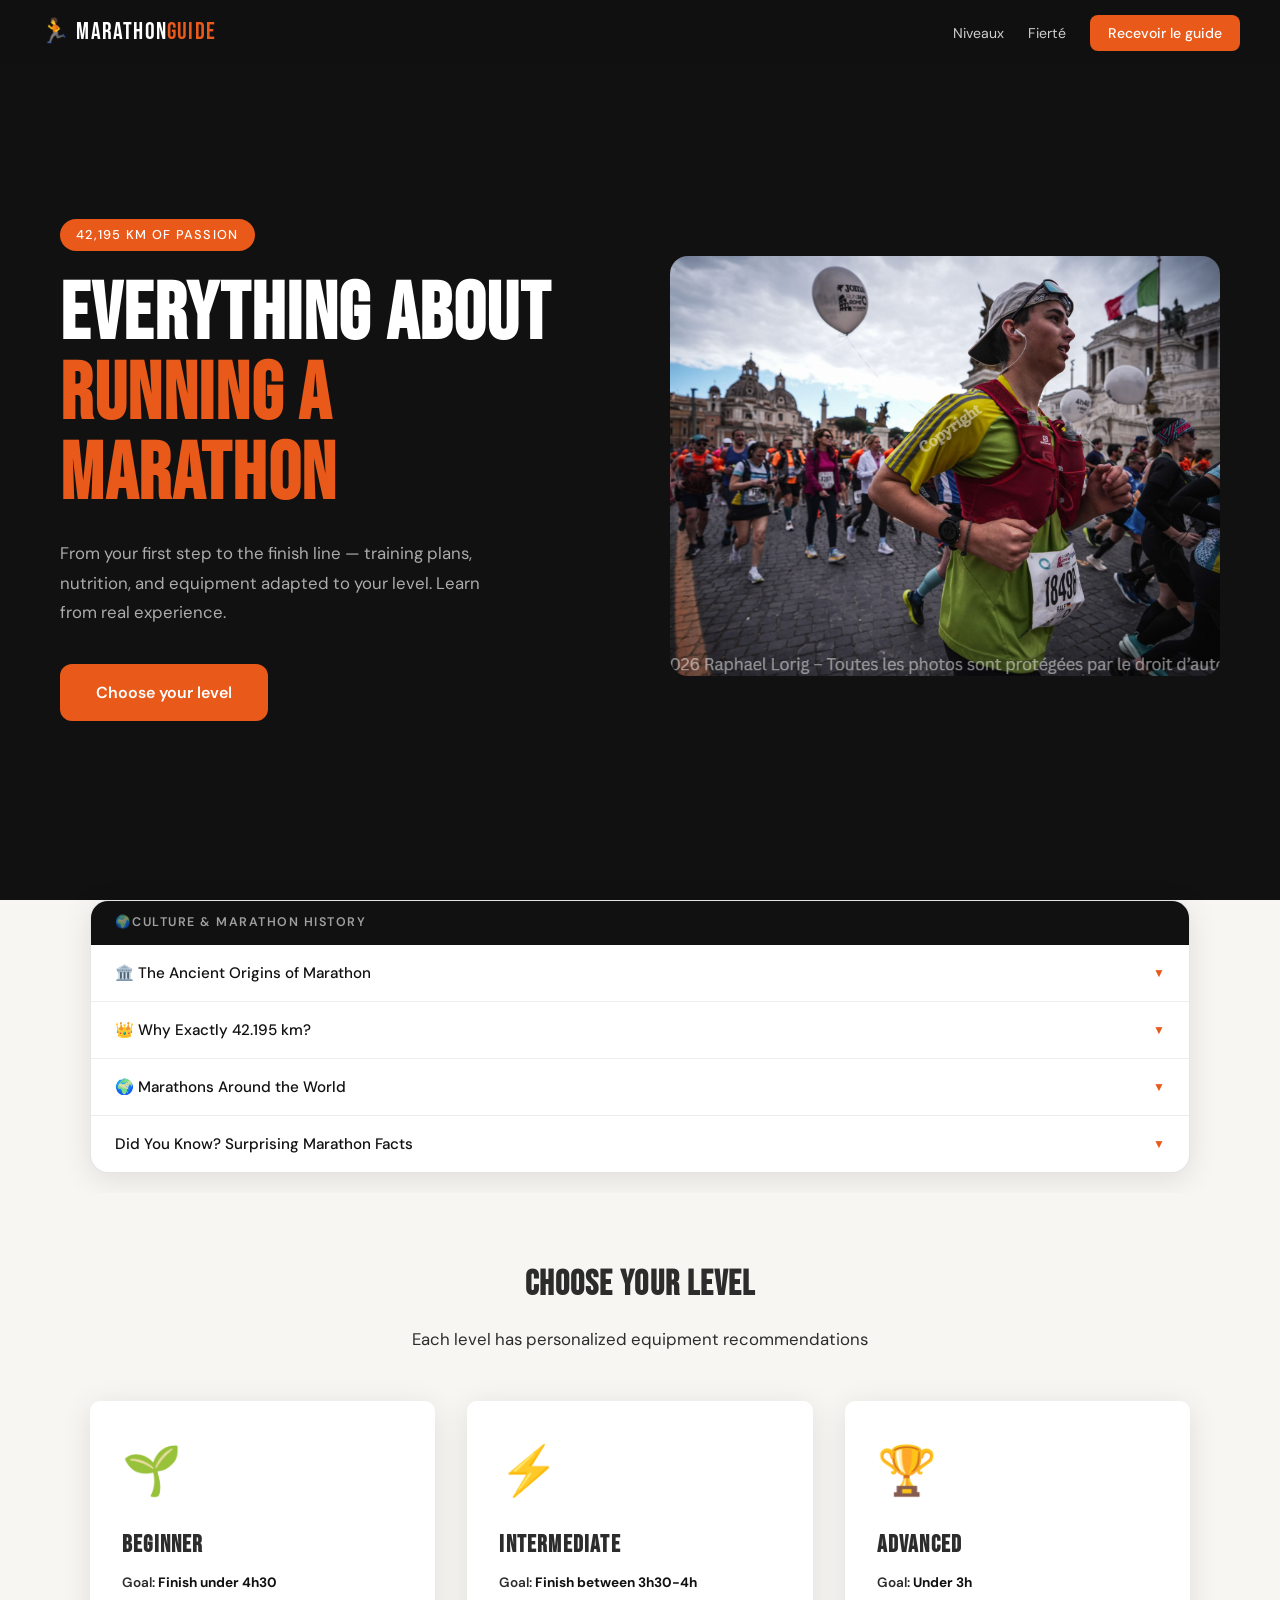
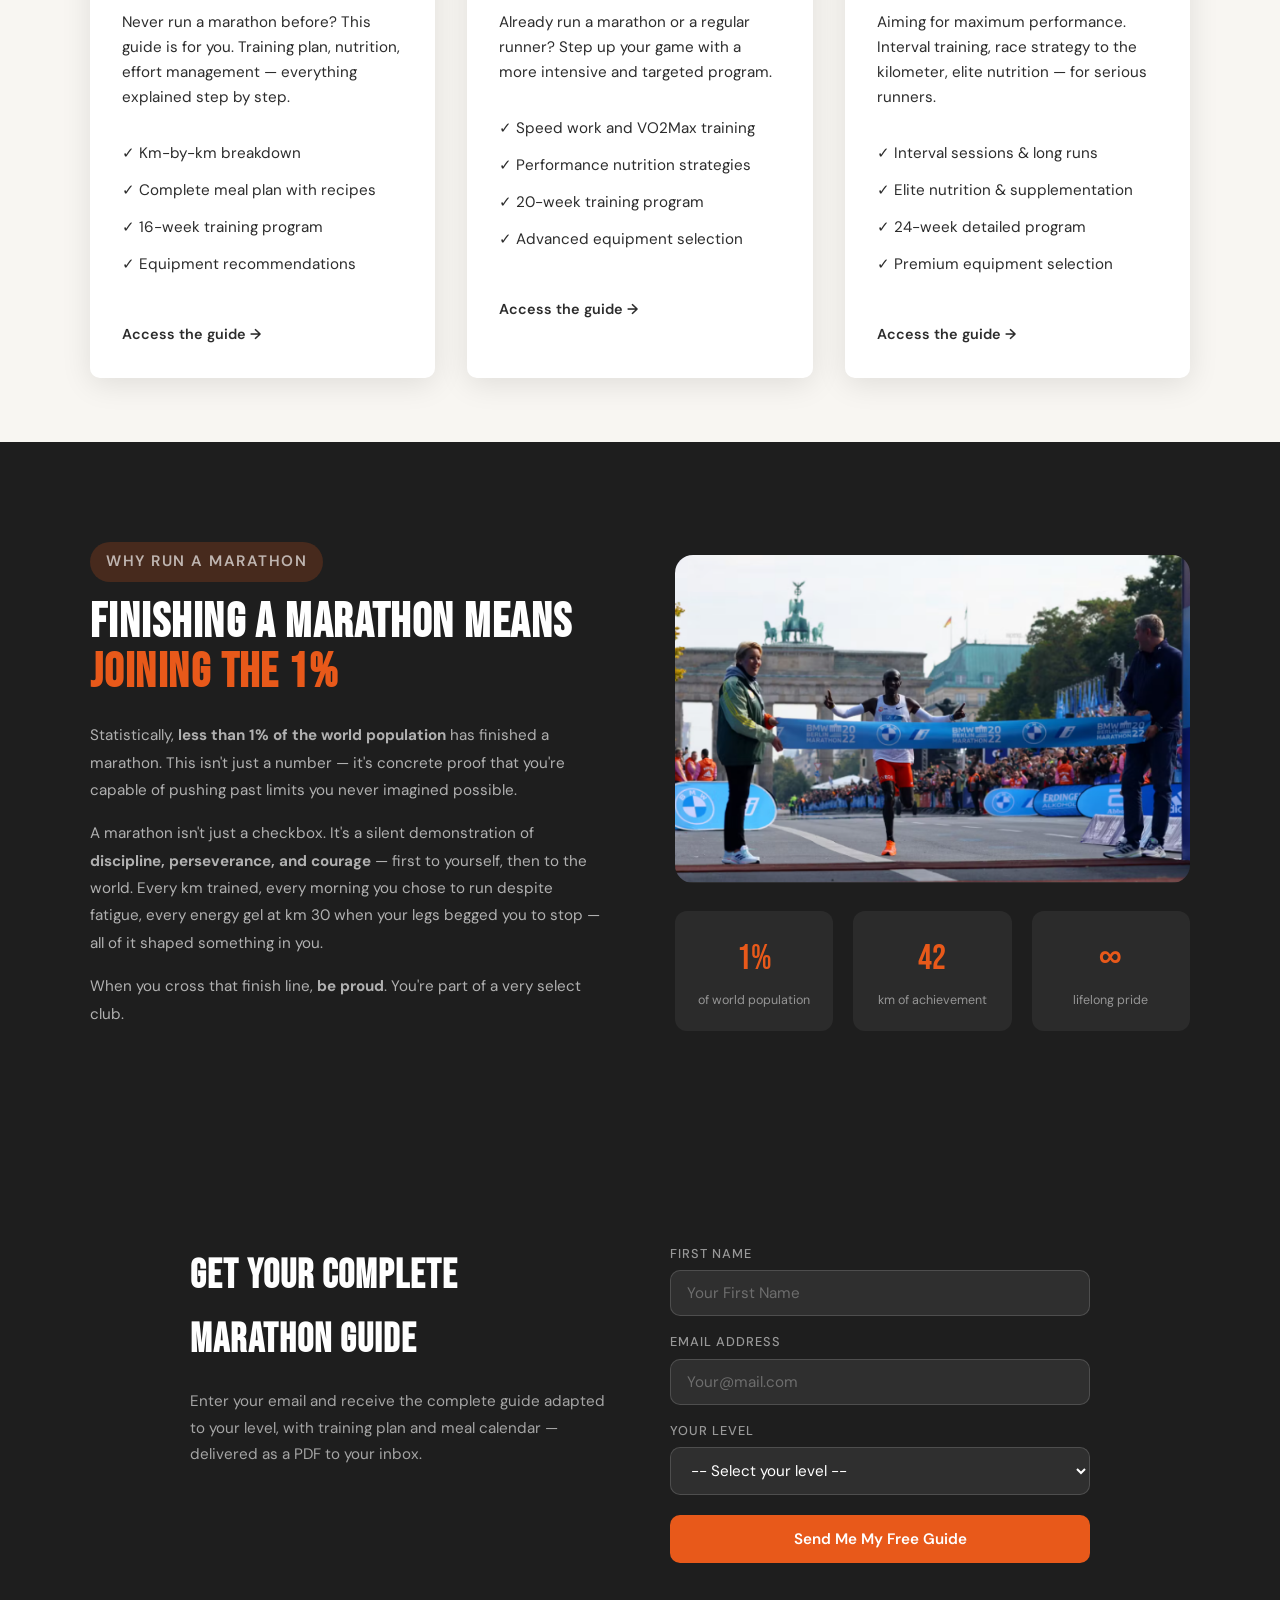
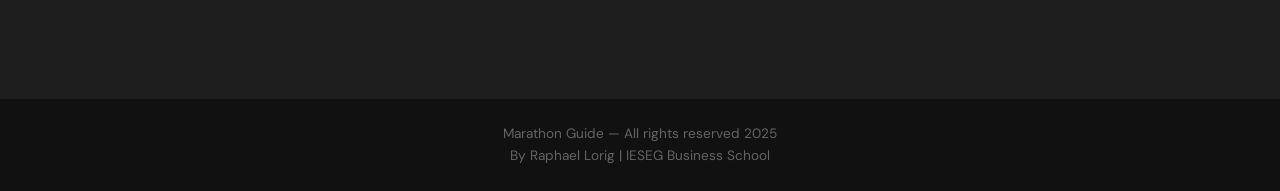
<file: index.html>
<!DOCTYPE html>
<html lang="en">
<head>
  <meta charset="UTF-8" />
  <meta name="viewport" content="width=device-width, initial-scale=1.0"/>
  <title>Marathon Guide – Everything You Need to Know About Marathon Running</title>
  <link rel="preconnect" href="https://fonts.googleapis.com">
  <link href="https://fonts.googleapis.com/css2?family=Bebas+Neue&family=Lora:ital,wght@0,400;0,600;1,400&family=DM+Sans:wght@300;400;500&display=swap" rel="stylesheet">
  <link rel="stylesheet" href="style.css">
</head>
<body>

  <!-- NAVBAR -->
  <nav class="navbar">
    <div class="nav-logo">🏃 Marathon<span>Guide</span></div>
    <ul class="nav-links">
      <li><a href="#niveaux">Niveaux</a></li>
      <li><a href="#pride">Fierté</a></li>
      <li><a href="#contact" class="nav-cta">Recevoir le guide</a></li>
    </ul>
  </nav>

  <!-- HERO -->
  <header class="hero">
    <div class="hero-content">
      <p class="hero-tag">42,195 km of passion</p>
      <h1>Everything About<br><span>Running a Marathon</span></h1>
      <p class="hero-sub">From your first step to the finish line — training plans, nutrition, and equipment adapted to your level. Learn from real experience.</p>
      <a href="#niveaux" class="btn-hero">Choose your level</a>
    </div>
    <div class="hero-visual">
      <img src="Marathon Raph - Photo protégé.png" alt="Marathon" style="width:100%; height:420px; object-fit:cover; border-radius:18px;">
    </div>
  </header>

  <!-- ====== ACCORDÉON CULTURE ====== -->
  <section class="accordion-section">
    <div class="accordion-wrap">
      <p class="accordion-label">🌍Culture & Marathon History</p>

      <div class="accordion-item">
        <button class="accordion-btn" onclick="toggleAccordion(this)">
          <span>🏛️ The Ancient Origins of Marathon</span>
          <span class="accordion-arrow">▼</span>
        </button>
        <div class="accordion-body">
          <p>The legend of the marathon dates back to the <strong>Battle of Marathon in 490 BC</strong>,when the Greeks repelled the Persian invasion. According to Herodotus, a messenger named <strong>Pheidippides</strong> allegedly ran the ~40 km from Marathon to Athens to announce the victory, collapsing after shouting: <em>"We have won!"</em>. While historians debate the exact truth, this myth became the foundation of modern distance running.</p>
        </div>
      </div>

      <div class="accordion-item">
        <button class="accordion-btn" onclick="toggleAccordion(this)">
          <span>👑 Why Exactly 42.195 km?</span>
          <span class="accordion-arrow">▼</span>
        </button>
        <div class="accordion-body">
          <p>At the <strong>1908 London Olympics</strong>, organizers wanted the race to start from Windsor Castle so the royal children could watch the start, and finish right under the balcony of <strong>Queen Alexandra</strong> in the Olympic stadium. The measured distance was <strong>42,195 km</strong>.  This distance was officially adopted as the worldwide standard by the IAAF in <strong>1921</strong> — and it has never changed since.</p>
        </div>
      </div>

      <div class="accordion-item">
        <button class="accordion-btn" onclick="toggleAccordion(this)">
          <span>🌍 Marathons Around the World</span>
          <span class="accordion-arrow">▼</span>
        </button>
         <div class="accordion-body">
          <p>Every year, more than <strong>800 marathons</strong> are organized worldwide, attracting approximately <strong>1.1 million finishers</strong>. The six <em>World Marathon Majors</em> — Tokyo, Boston, London, Berlin, Chicago, and New York — are the most prestigious. The men's world record is held by <strong>Kelvin Kiptum</strong> (Kenya) at <strong>2h00'35"</strong> in Chicago 2023. For women, <strong>Tigst Assefa</strong> (Ethiopia) set the mark at <strong>2h11'53"</strong> in Berlin 2023.</p>
        </div>
      </div>

      <div class="accordion-item">
        <button class="accordion-btn" onclick="toggleAccordion(this)">
          <span>Did You Know? Surprising Marathon Facts</span>
          <span class="accordion-arrow">▼</span>
        </button>
        <div class="accordion-body">
          <ul style="display:flex; flex-direction:column; gap:10px; padding-left:4px;">
          <li>Your feet strike the ground approximately <strong>35,000 to 40,000 times</strong> during a marathon.</li>
            <li>The ideal temperature for running a marathon is <strong>8-12°C</strong> — below or above this, average times worsen significantly.</li>
            <li>The pain felt at km 30 is as <strong>mental as it is physical</strong> — which is why mental preparation matters.</li>
            <li>Bananas are the most distributed food at marathon aid stations worldwide.</li>
            <li>Elite runners burn approximately <strong>2,600-3,000 calories</strong> during a marathon.</li>
          </ul>
        </div>
      </div>

    </div>
  </section>

  <!-- ====== SECTION NIVEAUX ====== -->
  <section class="niveaux" id="niveaux">
    <div class="section-header">
      <h2>Choose Your Level</h2>
      <p>Each level has personalized equipment recommendations</p>
    </div>
    <div class="cards-grid">

      <a href="debutant.html" class="level-card debutant">
      <div class="card-badge">Level 1</div>
        <div class="card-icon">🌱</div>
        <h3>Beginner</h3>
        <p class="card-goal">Goal: <strong>Finish under 4h30</strong></p>
        <p class="card-desc">Never run a marathon before? This guide is for you. Training plan, nutrition, effort management — everything explained step by step.</p>
        <ul class="card-topics">
          <li>✓ Km-by-km breakdown</li>
          <li>✓ Complete meal plan with recipes</li>
          <li>✓ 16-week training program</li>
          <li>✓ Equipment recommendations</li>
        </ul>
        <div class="card-cta">Access the guide →</div>
      </a>

      <a href="intermediaire.html" class="level-card intermediaire">
        <div class="card-badge">Level 2</div>
        <div class="card-icon">⚡</div>
        <h3>Intermediate</h3>
        <p class="card-goal">Goal: <strong>Finish between 3h30-4h</strong></p>
        <p class="card-desc">Already run a marathon or a regular runner? Step up your game with a more intensive and targeted program.</p>
        <ul class="card-topics">
          <li>✓ Speed work and VO2Max training</li>
          <li>✓ Performance nutrition strategies</li>
          <li>✓ 20-week training program</li>
          <li>✓ Advanced equipment selection</li>
        </ul>
        <div class="card-cta">Access the guide →</div>
      </a>

      <a href="pro.html" class="level-card pro">
       <div class="card-badge">Level 3</div>
        <div class="card-icon">🏆</div>
        <h3>Advanced</h3>
        <p class="card-goal">Goal: <strong>Under 3h</strong></p>
        <p class="card-desc">Aiming for maximum performance. Interval training, race strategy to the kilometer, elite nutrition — for serious runners.</p>
        <ul class="card-topics">
          <li>✓ Interval sessions & long runs</li>
          <li>✓ Elite nutrition & supplementation</li>
          <li>✓ 24-week detailed program</li>
          <li>✓ Premium equipment selection</li>
        </ul>
        <div class="card-cta">Access the guide →</div>
      </a>

    </div>
  </section>

  <!-- ====== SECTION FIERTÉ ====== -->
  <section class="pride-section" id="pride">
    <div class="pride-inner">
      <div class="pride-text">
        <p class="section-tag">Why Run a Marathon</p>
        <h2>Finishing a Marathon Means<br><span>Joining the 1%</span></h2>
        <p>Statistically, <strong>less than 1% of the world population</strong> has finished a marathon. This isn't just a number — it's concrete proof that you're capable of pushing past limits you never imagined possible.</p>
        <p>A marathon isn't just a checkbox. It's a silent demonstration of <strong>discipline, perseverance, and courage</strong> — first to yourself, then to the world. Every km trained, every morning you chose to run despite fatigue, every energy gel at km 30 when your legs begged you to stop — all of it shaped something in you.</p>
        <p>When you cross that finish line, <strong>be proud</strong>. You're part of a very select club.</p>
      </div>
      <div class="pride-visual">
        <img src="Finish.png" alt="Ligne d'arrivée" style="width:100%; border-radius:18px; object-fit:cover;">
        <div class="pride-stats-row">
         <div class="pride-stat"><span>1%</span><p>of world population</p></div>
          <div class="pride-stat"><span>42</span><p>km of achievement</p></div>
          <div class="pride-stat"><span>∞</span><p>lifelong pride</p></div>
        </div>
      </div>
    </div>
  </section>

  <!-- CONTACT -->
  <section class="contact" id="contact">
    <div class="contact-inner">
      <div class="contact-text">
       <h2>Get Your Complete<br>Marathon Guide</h2>
        <p>Enter your email and receive the complete guide adapted to your level, with training plan and meal calendar — delivered as a PDF to your inbox.</p>
      </div>
      <form class="contact-form" onsubmit="handleSubmit(event)">
        <div class="form-group">
          <label for="prenom">First Name</label>
          <input type="text" id="prenom" placeholder="Your First Name" required>
        </div>
        <div class="form-group">
          <label for="email">Email Address</label>
          <input type="email" id="email" placeholder="Your@mail.com" required>
        </div>
        <div class="form-group">
          <label for="niveau">Your Level</label>
          <select id="niveau">
            <option value="">-- Select your level --</option>
            <option value="beginner">Beginner (under 4h30)</option>
            <option value="intermediate">Intermediate (3h30-4h)</option>
            <option value="advanced">Advanced (under 3h)</option>
          </select>
        </div>
        <button type="submit" class="btn-submit">Send Me My Free Guide</button>
        <p class="form-note" id="form-msg"></p>
      </form>
    </div>
  </section>

  <footer class="footer">
    <p>Marathon Guide — All rights reserved 2025</p>
    <p>By Raphael Lorig | IESEG Business School</p>
  </footer>

  <script>
    function handleSubmit(e) {
     e.preventDefault();
      const prenom = document.getElementById('prenom').value;
      const email = document.getElementById('email').value;
      const niveau = document.getElementById('niveau').value;
      const msg = document.getElementById('form-msg');
      
      msg.textContent = `Thank you ${prenom}! Your guide is being sent to ${email}. Check your inbox!`;
      msg.style.color = '#27ae60';
      
      console.log({ prenom, email, niveau });
      
      e.target.reset();
    }

    function toggleAccordion(btn) {
      const body = btn.nextElementSibling;
      const arrow = btn.querySelector('.accordion-arrow');
      const isOpen = body.classList.contains('open');
      
      document.querySelectorAll('.accordion-body.open').forEach(b => {
        b.classList.remove('open');
        b.previousElementSibling.querySelector('.accordion-arrow').textContent = '▼';
      });
      
      if (!isOpen) {
        body.classList.add('open');
        arrow.textContent = '▲';
      }
    }
  </script>
</body>
</html>
</file>
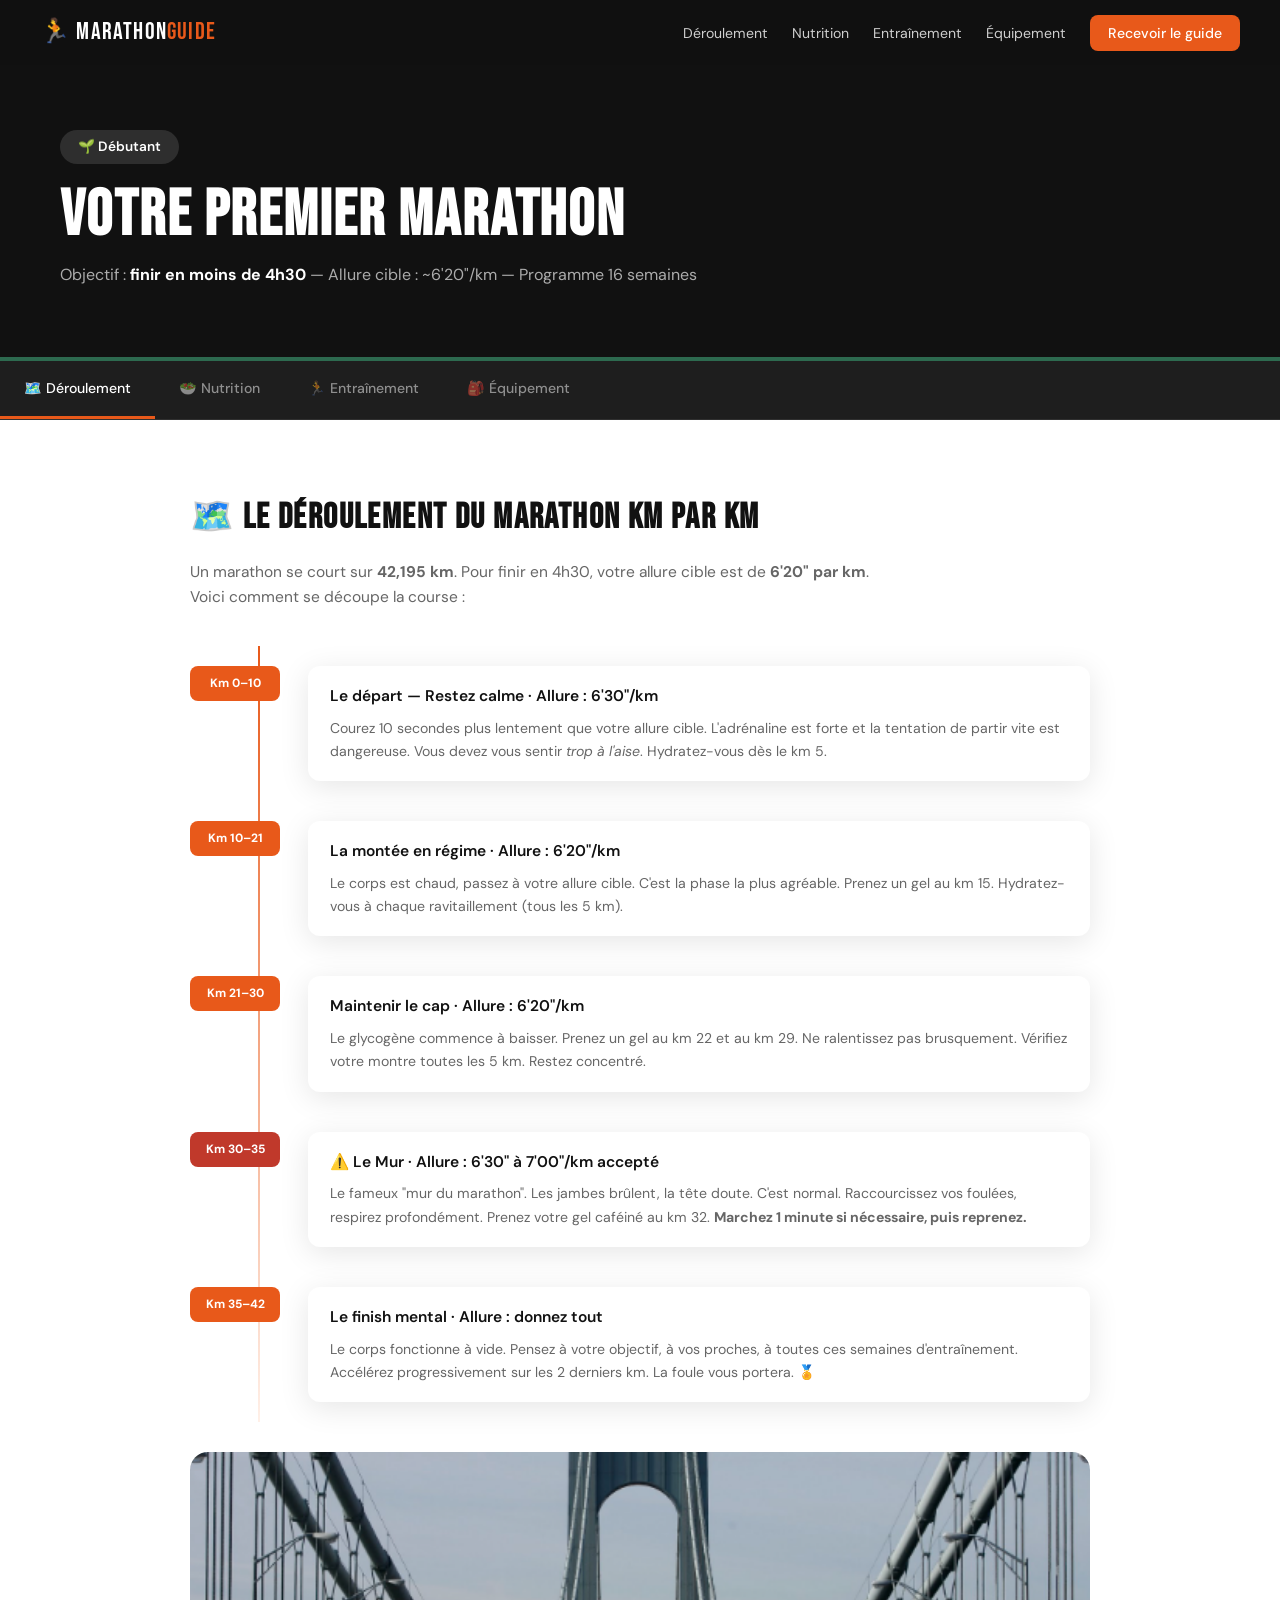
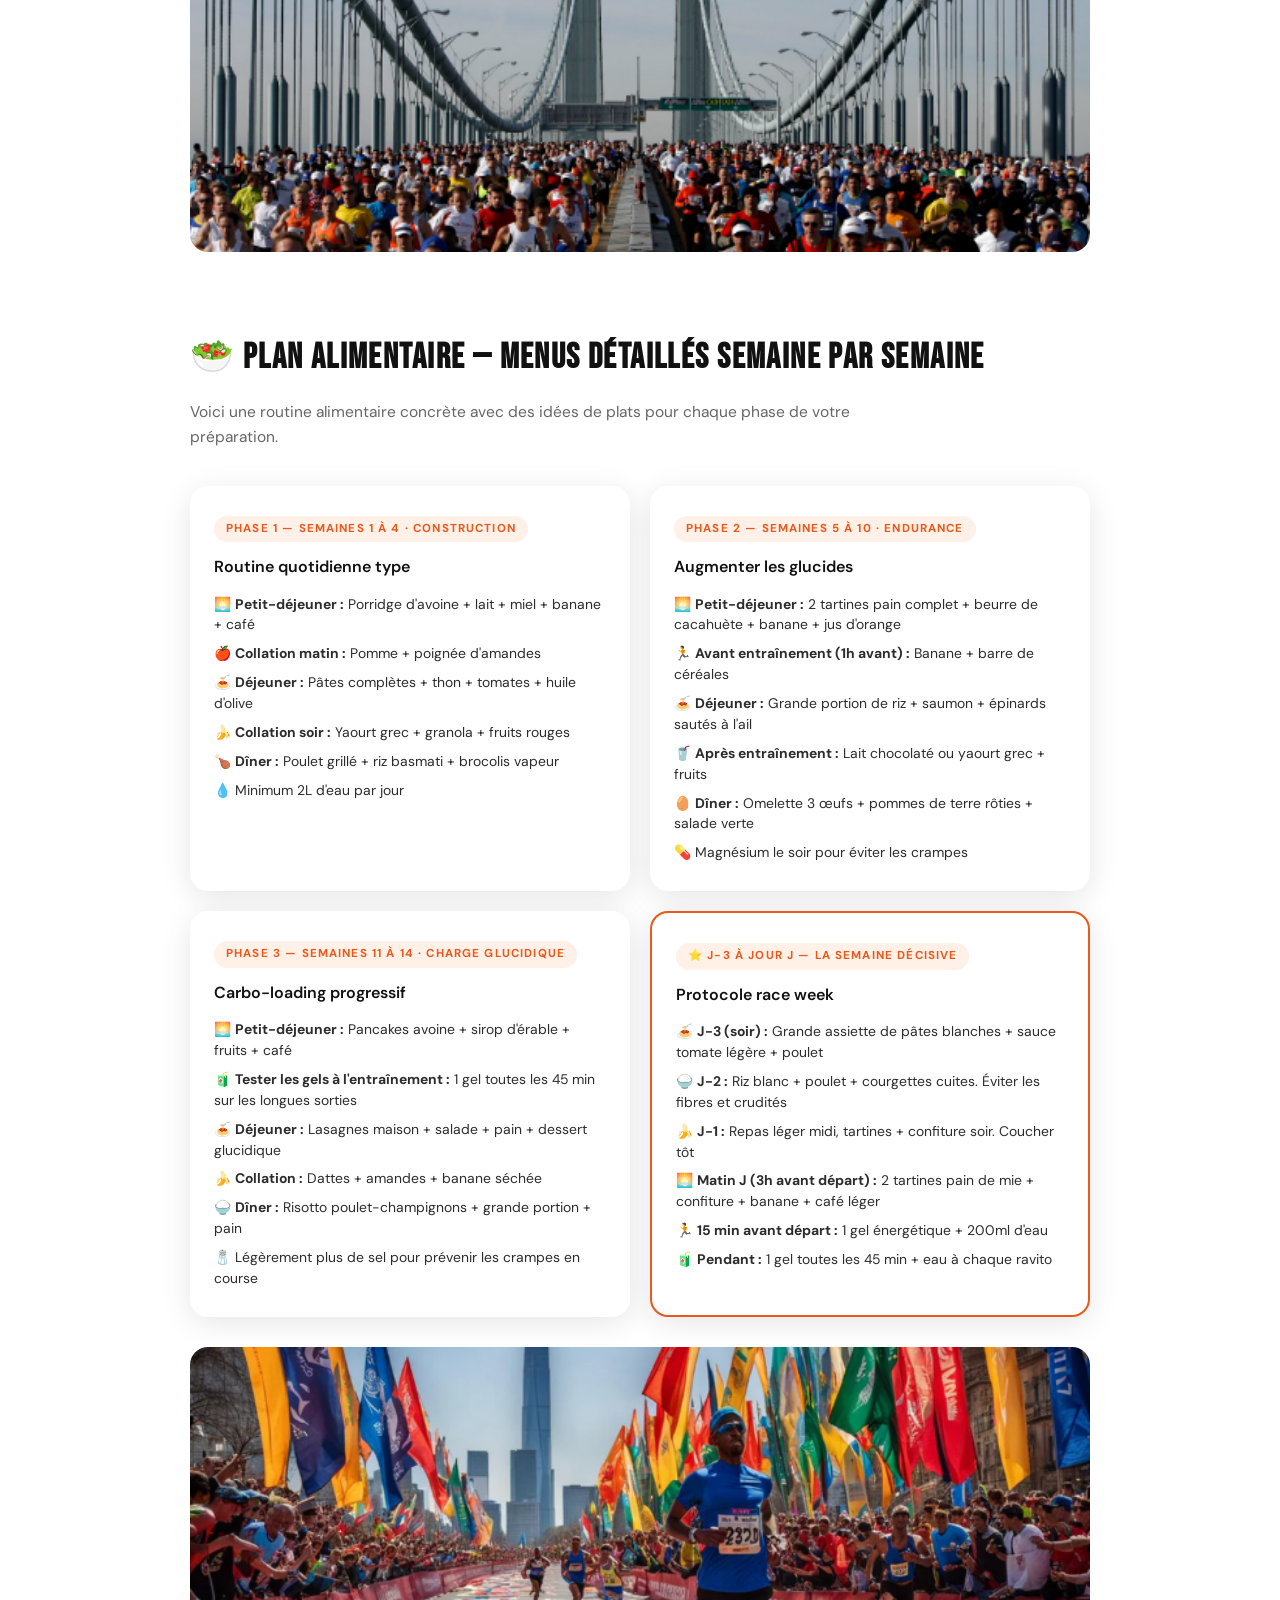
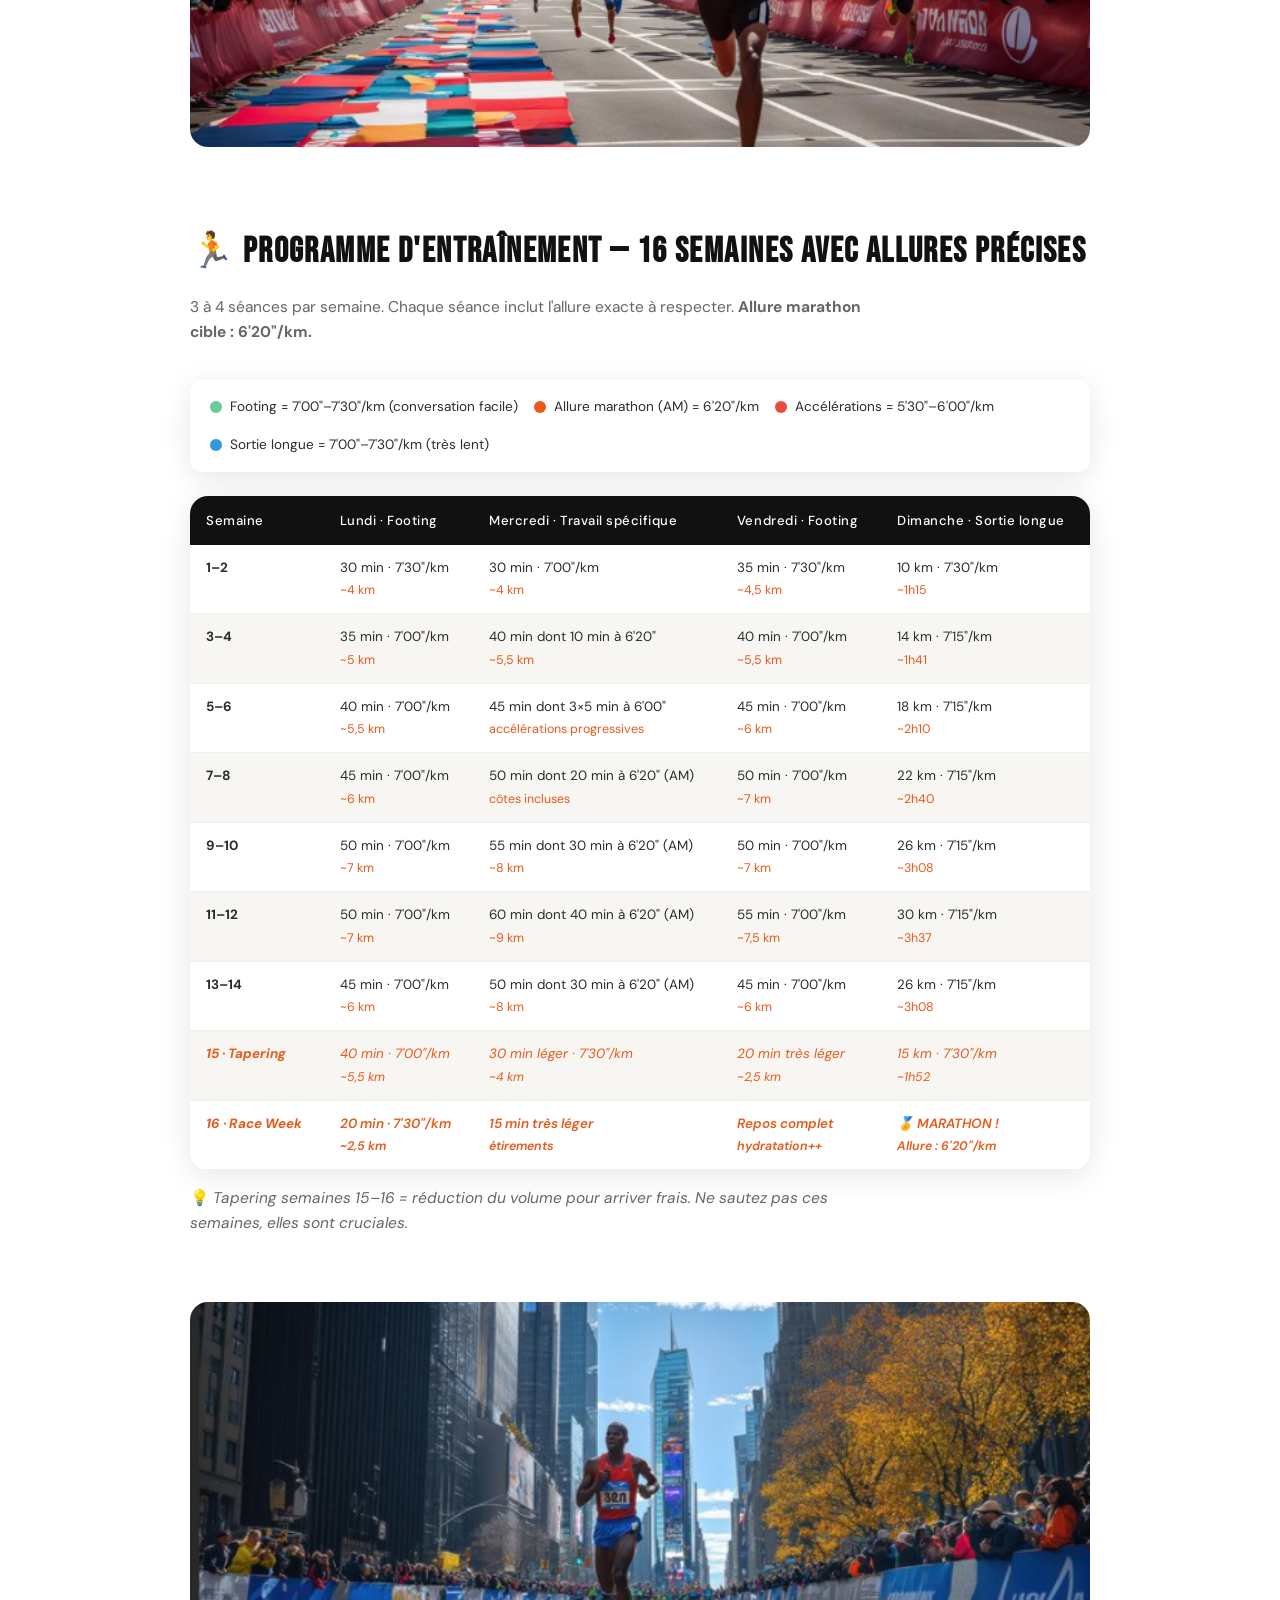
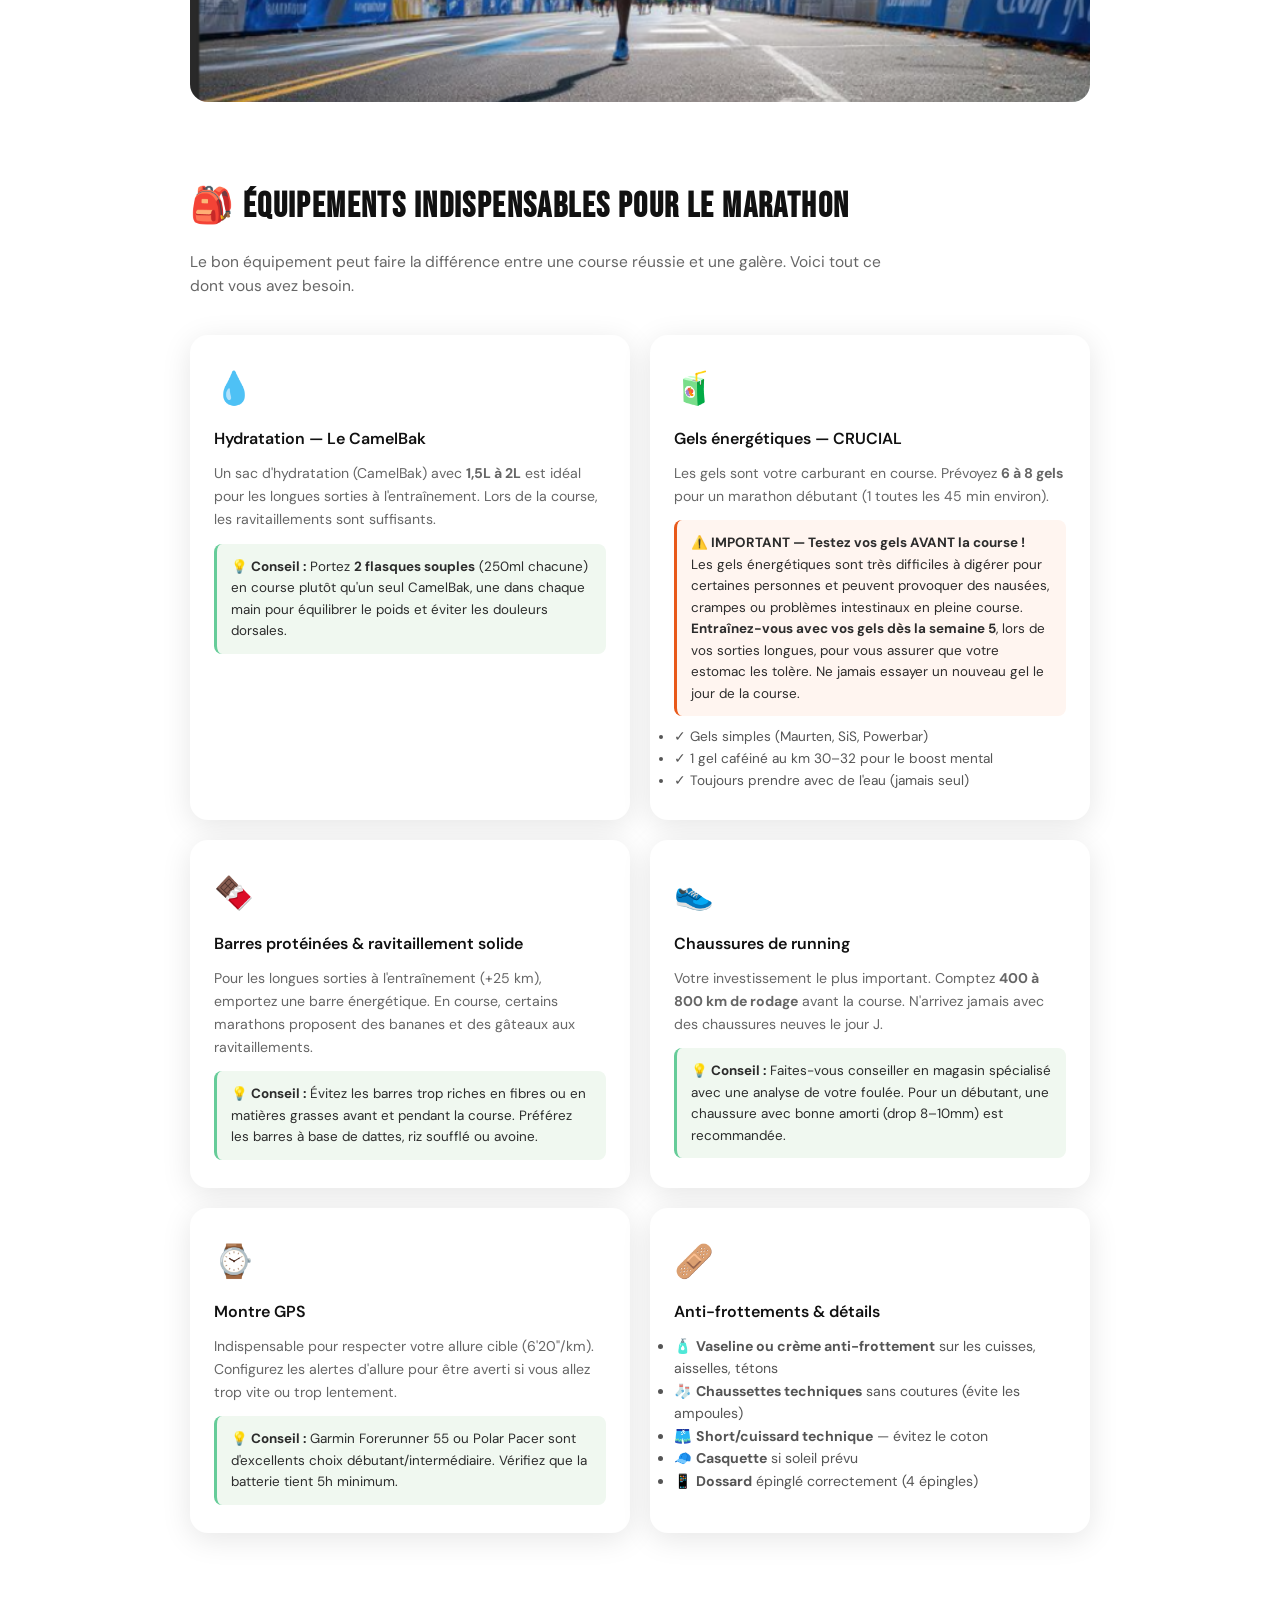
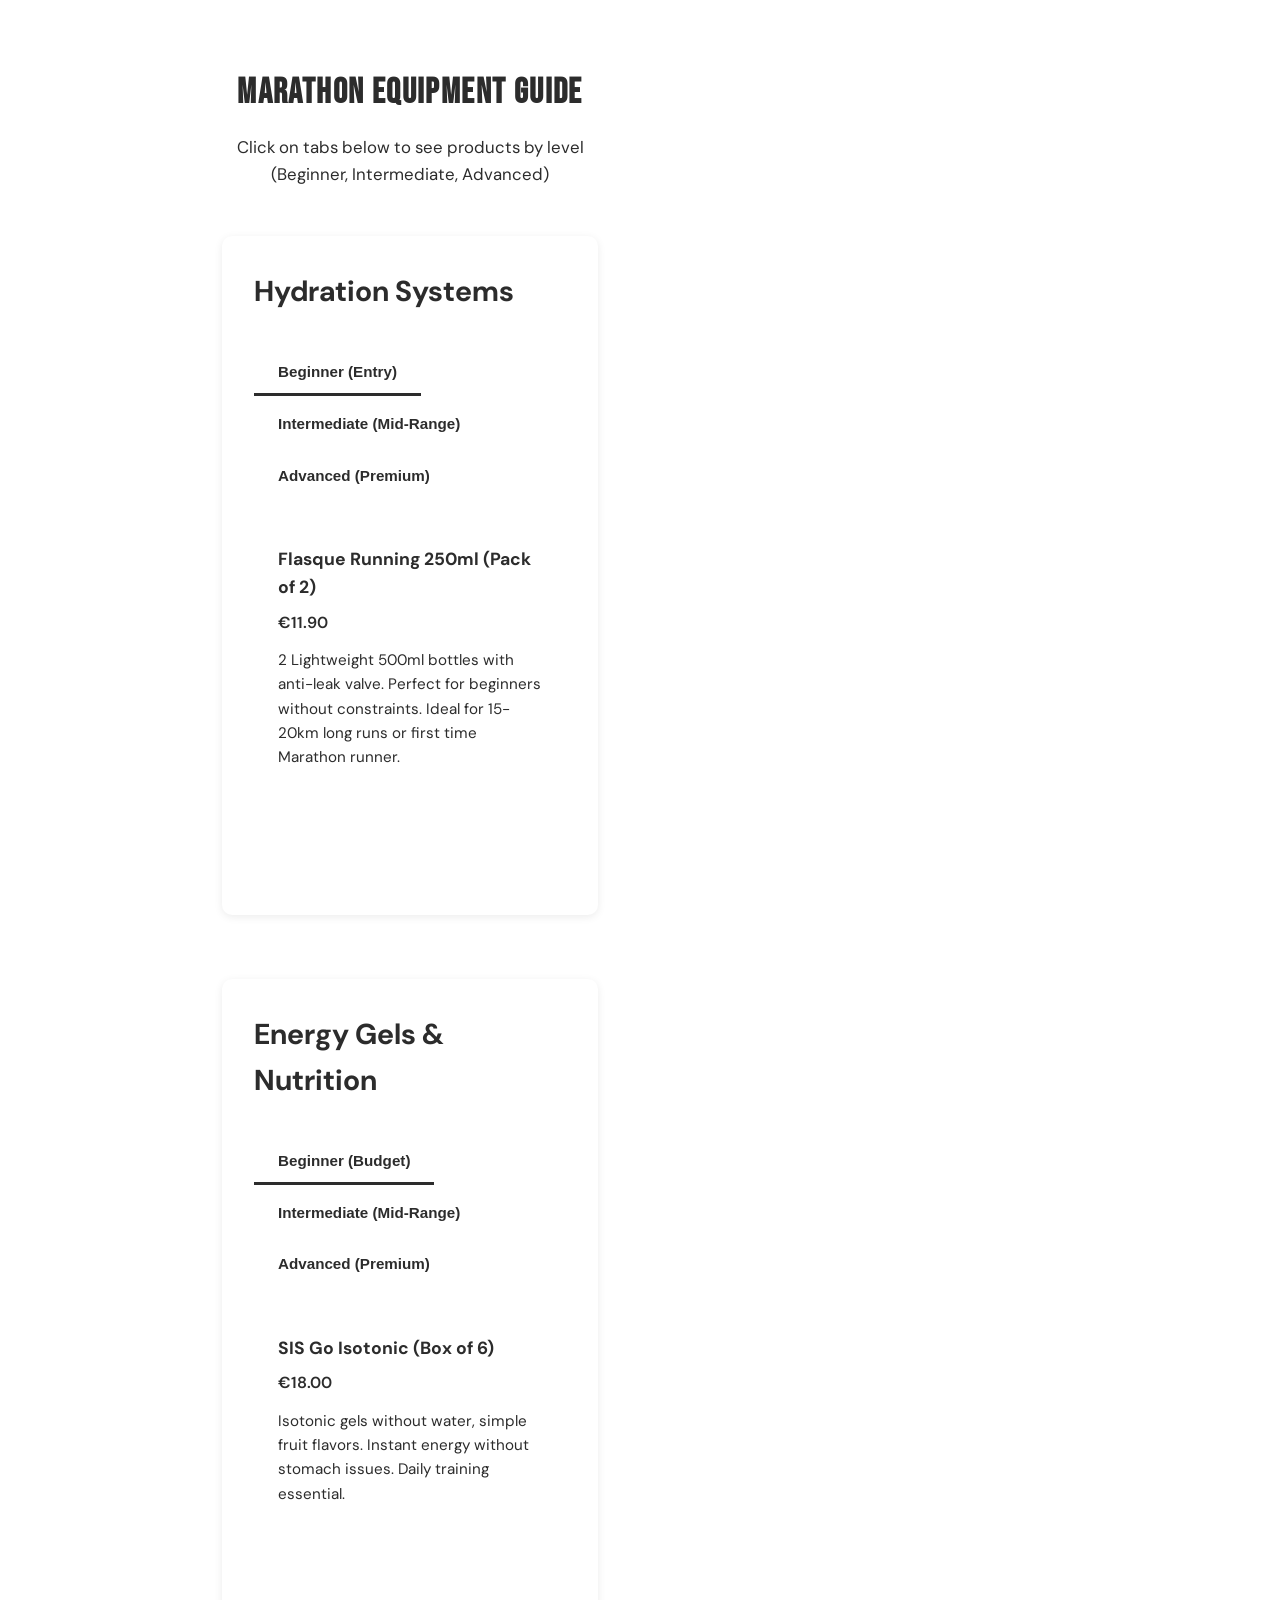
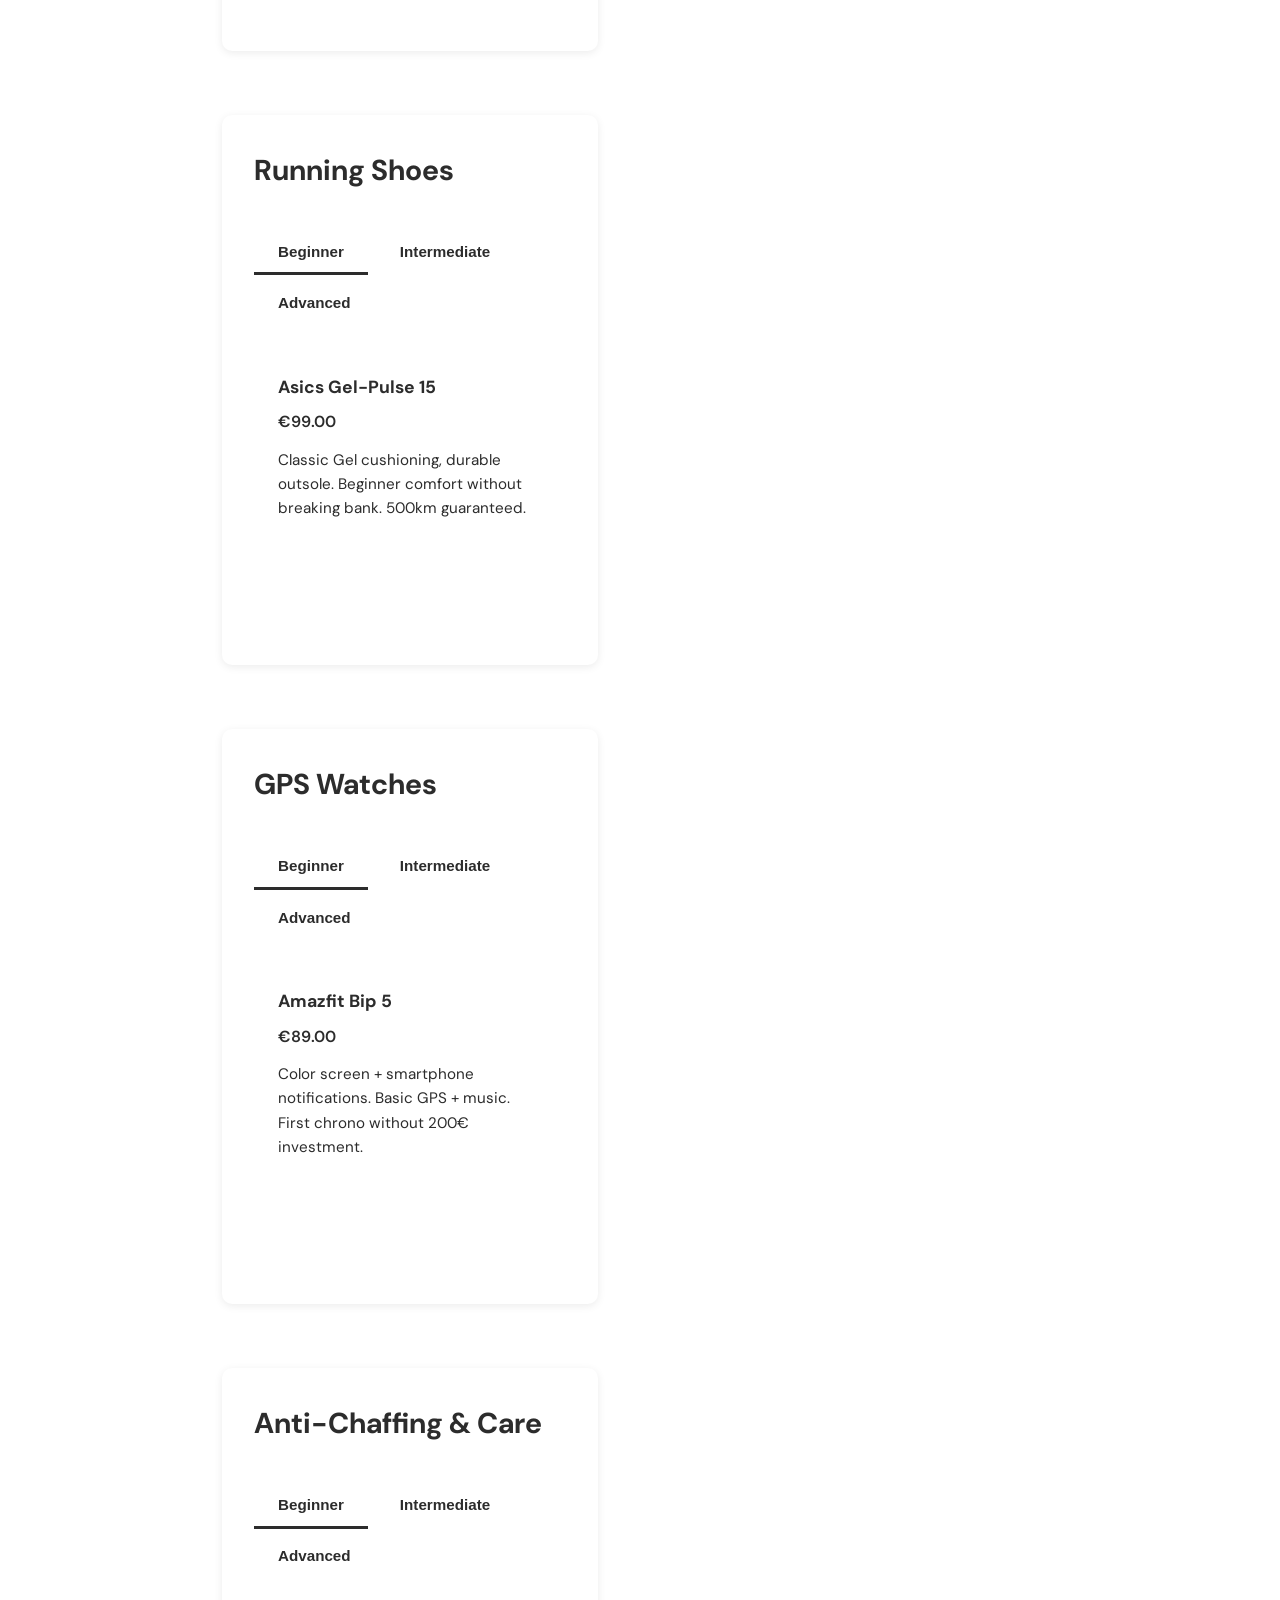
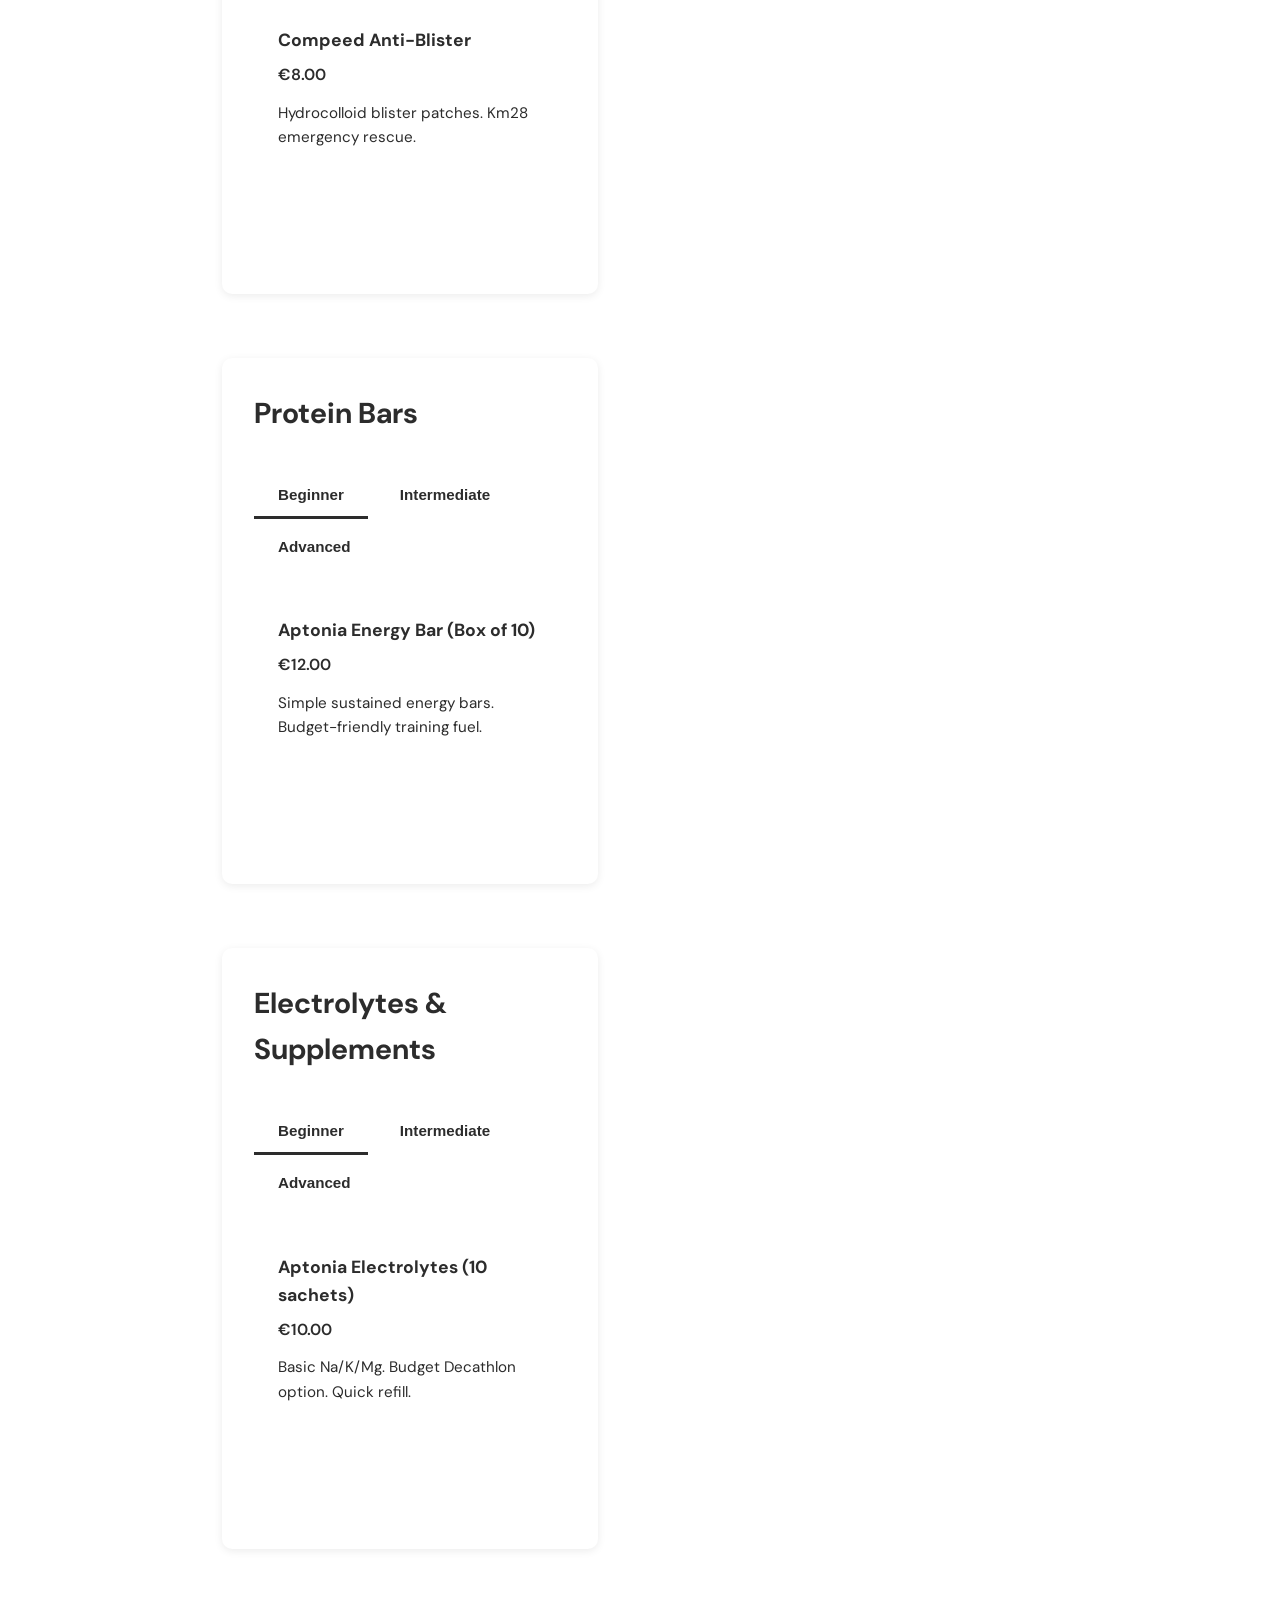
<file: debutant.html>
<!DOCTYPE html>
<html lang="fr">
<head>
  <meta charset="UTF-8" />
  <meta name="viewport" content="width=device-width, initial-scale=1.0"/>
  <title>Guide Débutant – MarathonGuide</title>
  <link rel="preconnect" href="https://fonts.googleapis.com">
  <link href="https://fonts.googleapis.com/css2?family=Bebas+Neue&family=Lora:ital,wght@0,400;0,600;1,400&family=DM+Sans:wght@300;400;500&display=swap" rel="stylesheet">
  <link rel="stylesheet" href="style.css">
</head>
<body class="inner-page">

  <nav class="navbar">
    <a href="index.html" class="nav-logo">🏃 Marathon<span>Guide</span></a>
    <ul class="nav-links">
      <li><a href="#deroulement">Déroulement</a></li>
      <li><a href="#nutrition">Nutrition</a></li>
      <li><a href="#entrainement">Entraînement</a></li>
      <li><a href="#equipement">Équipement</a></li>
      <li><a href="index.html#contact" class="nav-cta">Recevoir le guide</a></li>
    </ul>
  </nav>

  <div class="inner-hero debutant-bg">
    <div class="inner-hero-content">
      <span class="level-tag">🌱 Débutant</span>
      <h1>Votre premier marathon</h1>
      <p>Objectif : <strong>finir en moins de 4h30</strong> — Allure cible : ~6'20"/km — Programme 16 semaines</p>
    </div>
  </div>

  <!-- ONGLETS DE NAVIGATION -->
  <div class="tab-nav">
    <a href="#deroulement" class="tab-link active">🗺️ Déroulement</a>
    <a href="#nutrition" class="tab-link">🥗 Nutrition</a>
    <a href="#entrainement" class="tab-link">🏃 Entraînement</a>
    <a href="#equipement" class="tab-link">🎒 Équipement</a>
  </div>

  <main class="inner-main">

    <!-- ====== DÉROULEMENT ====== -->
    <section class="content-block" id="deroulement">
      <h2>🗺️ Le déroulement du marathon km par km</h2>
      <p>Un marathon se court sur <strong>42,195 km</strong>. Pour finir en 4h30, votre allure cible est de <strong>6'20" par km</strong>. Voici comment se découpe la course :</p>

      <div class="timeline">
        <div class="timeline-item">
          <div class="timeline-km">Km 0–10</div>
          <div class="timeline-info">
            <h4>Le départ — Restez calme · Allure : 6'30"/km</h4>
            <p>Courez 10 secondes plus lentement que votre allure cible. L'adrénaline est forte et la tentation de partir vite est dangereuse. Vous devez vous sentir <em>trop à l'aise</em>. Hydratez-vous dès le km 5.</p>
          </div>
        </div>
        <div class="timeline-item">
          <div class="timeline-km">Km 10–21</div>
          <div class="timeline-info">
            <h4>La montée en régime · Allure : 6'20"/km</h4>
            <p>Le corps est chaud, passez à votre allure cible. C'est la phase la plus agréable. Prenez un gel au km 15. Hydratez-vous à chaque ravitaillement (tous les 5 km).</p>
          </div>
        </div>
        <div class="timeline-item">
          <div class="timeline-km">Km 21–30</div>
          <div class="timeline-info">
            <h4>Maintenir le cap · Allure : 6'20"/km</h4>
            <p>Le glycogène commence à baisser. Prenez un gel au km 22 et au km 29. Ne ralentissez pas brusquement. Vérifiez votre montre toutes les 5 km. Restez concentré.</p>
          </div>
        </div>
        <div class="timeline-item wall">
          <div class="timeline-km">Km 30–35</div>
          <div class="timeline-info">
            <h4>⚠️ Le Mur · Allure : 6'30" à 7'00"/km accepté</h4>
            <p>Le fameux "mur du marathon". Les jambes brûlent, la tête doute. C'est normal. Raccourcissez vos foulées, respirez profondément. Prenez votre gel caféiné au km 32. <strong>Marchez 1 minute si nécessaire, puis reprenez.</strong></p>
          </div>
        </div>
        <div class="timeline-item">
          <div class="timeline-km">Km 35–42</div>
          <div class="timeline-info">
            <h4>Le finish mental · Allure : donnez tout</h4>
            <p>Le corps fonctionne à vide. Pensez à votre objectif, à vos proches, à toutes ces semaines d'entraînement. Accélérez progressivement sur les 2 derniers km. La foule vous portera. 🏅</p>
          </div>
        </div>
      </div>

      <!-- Zone photo parcours -->
   <img src="Debutant.png" alt="Course" style="width:100%; height:400px; object-fit:cover; border-radius:18px; margin-top:30px;">
    <!-- ====== NUTRITION ====== -->
    <section class="content-block alt-block" id="nutrition">
      <h2>🥗 Plan alimentaire — Menus détaillés semaine par semaine</h2>
      <p>Voici une routine alimentaire concrète avec des idées de plats pour chaque phase de votre préparation.</p>

      <div class="nutrition-grid">

        <div class="nutrition-card">
          <div class="nutrition-phase">Phase 1 — Semaines 1 à 4 · Construction</div>
          <h4>Routine quotidienne type</h4>
          <ul>
            <li>🌅 <strong>Petit-déjeuner :</strong> Porridge d'avoine + lait + miel + banane + café</li>
            <li>🍎 <strong>Collation matin :</strong> Pomme + poignée d'amandes</li>
            <li>🍝 <strong>Déjeuner :</strong> Pâtes complètes + thon + tomates + huile d'olive</li>
            <li>🍌 <strong>Collation soir :</strong> Yaourt grec + granola + fruits rouges</li>
            <li>🍗 <strong>Dîner :</strong> Poulet grillé + riz basmati + brocolis vapeur</li>
            <li>💧 Minimum 2L d'eau par jour</li>
          </ul>
        </div>

        <div class="nutrition-card">
          <div class="nutrition-phase">Phase 2 — Semaines 5 à 10 · Endurance</div>
          <h4>Augmenter les glucides</h4>
          <ul>
            <li>🌅 <strong>Petit-déjeuner :</strong> 2 tartines pain complet + beurre de cacahuète + banane + jus d'orange</li>
            <li>🏃 <strong>Avant entraînement (1h avant) :</strong> Banane + barre de céréales</li>
            <li>🍝 <strong>Déjeuner :</strong> Grande portion de riz + saumon + épinards sautés à l'ail</li>
            <li>🥤 <strong>Après entraînement :</strong> Lait chocolaté ou yaourt grec + fruits</li>
            <li>🥚 <strong>Dîner :</strong> Omelette 3 œufs + pommes de terre rôties + salade verte</li>
            <li>💊 Magnésium le soir pour éviter les crampes</li>
          </ul>
        </div>

        <div class="nutrition-card">
          <div class="nutrition-phase">Phase 3 — Semaines 11 à 14 · Charge glucidique</div>
          <h4>Carbo-loading progressif</h4>
          <ul>
            <li>🌅 <strong>Petit-déjeuner :</strong> Pancakes avoine + sirop d'érable + fruits + café</li>
            <li>🧃 <strong>Tester les gels à l'entraînement :</strong> 1 gel toutes les 45 min sur les longues sorties</li>
            <li>🍝 <strong>Déjeuner :</strong> Lasagnes maison + salade + pain + dessert glucidique</li>
            <li>🍌 <strong>Collation :</strong> Dattes + amandes + banane séchée</li>
            <li>🍚 <strong>Dîner :</strong> Risotto poulet-champignons + grande portion + pain</li>
            <li>🧂 Légèrement plus de sel pour prévenir les crampes en course</li>
          </ul>
        </div>

        <div class="nutrition-card highlight-card">
          <div class="nutrition-phase">⭐ J-3 à Jour J — La semaine décisive</div>
          <h4>Protocole race week</h4>
          <ul>
            <li>🍝 <strong>J-3 (soir) :</strong> Grande assiette de pâtes blanches + sauce tomate légère + poulet</li>
            <li>🍚 <strong>J-2 :</strong> Riz blanc + poulet + courgettes cuites. Éviter les fibres et crudités</li>
            <li>🍌 <strong>J-1 :</strong> Repas léger midi, tartines + confiture soir. Coucher tôt</li>
            <li>🌅 <strong>Matin J (3h avant départ) :</strong> 2 tartines pain de mie + confiture + banane + café léger</li>
            <li>🏃 <strong>15 min avant départ :</strong> 1 gel énergétique + 200ml d'eau</li>
            <li>🧃 <strong>Pendant :</strong> 1 gel toutes les 45 min + eau à chaque ravito</li>
          </ul>
        </div>

      </div>

      <!-- Zone photo nutrition -->
    <img src="Debutant2.png" alt="Course" style="width:100%; height:400px; object-fit:cover; border-radius:18px; margin-top:30px;">

    <!-- ====== ENTRAÎNEMENT ====== -->
    <section class="content-block" id="entrainement">
      <h2>🏃 Programme d'entraînement — 16 semaines avec allures précises</h2>
      <p>3 à 4 séances par semaine. Chaque séance inclut l'allure exacte à respecter. <strong>Allure marathon cible : 6'20"/km.</strong></p>

      <div class="pace-legend">
        <div class="pace-item"><span class="pace-dot footing"></span> Footing = 7'00"–7'30"/km (conversation facile)</div>
        <div class="pace-item"><span class="pace-dot marathon"></span> Allure marathon (AM) = 6'20"/km</div>
        <div class="pace-item"><span class="pace-dot accel"></span> Accélérations = 5'30"–6'00"/km</div>
        <div class="pace-item"><span class="pace-dot lent"></span> Sortie longue = 7'00"–7'30"/km (très lent)</div>
      </div>

      <div class="training-table-wrap">
        <table class="training-table">
          <thead>
            <tr>
              <th>Semaine</th>
              <th>Lundi · Footing</th>
              <th>Mercredi · Travail spécifique</th>
              <th>Vendredi · Footing</th>
              <th>Dimanche · Sortie longue</th>
            </tr>
          </thead>
          <tbody>
            <tr>
              <td><strong>1–2</strong></td>
              <td>30 min · 7'30"/km<br><small>~4 km</small></td>
              <td>30 min · 7'00"/km<br><small>~4 km</small></td>
              <td>35 min · 7'30"/km<br><small>~4,5 km</small></td>
              <td>10 km · 7'30"/km<br><small>~1h15</small></td>
            </tr>
            <tr>
              <td><strong>3–4</strong></td>
              <td>35 min · 7'00"/km<br><small>~5 km</small></td>
              <td>40 min dont 10 min à 6'20"<br><small>~5,5 km</small></td>
              <td>40 min · 7'00"/km<br><small>~5,5 km</small></td>
              <td>14 km · 7'15"/km<br><small>~1h41</small></td>
            </tr>
            <tr>
              <td><strong>5–6</strong></td>
              <td>40 min · 7'00"/km<br><small>~5,5 km</small></td>
              <td>45 min dont 3×5 min à 6'00"<br><small>accélérations progressives</small></td>
              <td>45 min · 7'00"/km<br><small>~6 km</small></td>
              <td>18 km · 7'15"/km<br><small>~2h10</small></td>
            </tr>
            <tr>
              <td><strong>7–8</strong></td>
              <td>45 min · 7'00"/km<br><small>~6 km</small></td>
              <td>50 min dont 20 min à 6'20" (AM)<br><small>côtes incluses</small></td>
              <td>50 min · 7'00"/km<br><small>~7 km</small></td>
              <td>22 km · 7'15"/km<br><small>~2h40</small></td>
            </tr>
            <tr>
              <td><strong>9–10</strong></td>
              <td>50 min · 7'00"/km<br><small>~7 km</small></td>
              <td>55 min dont 30 min à 6'20" (AM)<br><small>~8 km</small></td>
              <td>50 min · 7'00"/km<br><small>~7 km</small></td>
              <td>26 km · 7'15"/km<br><small>~3h08</small></td>
            </tr>
            <tr>
              <td><strong>11–12</strong></td>
              <td>50 min · 7'00"/km<br><small>~7 km</small></td>
              <td>60 min dont 40 min à 6'20" (AM)<br><small>~9 km</small></td>
              <td>55 min · 7'00"/km<br><small>~7,5 km</small></td>
              <td>30 km · 7'15"/km<br><small>~3h37</small></td>
            </tr>
            <tr>
              <td><strong>13–14</strong></td>
              <td>45 min · 7'00"/km<br><small>~6 km</small></td>
              <td>50 min dont 30 min à 6'20" (AM)<br><small>~8 km</small></td>
              <td>45 min · 7'00"/km<br><small>~6 km</small></td>
              <td>26 km · 7'15"/km<br><small>~3h08</small></td>
            </tr>
            <tr class="taper">
              <td><strong>15 · Tapering</strong></td>
              <td>40 min · 7'00"/km<br><small>~5,5 km</small></td>
              <td>30 min léger · 7'30"/km<br><small>~4 km</small></td>
              <td>20 min très léger<br><small>~2,5 km</small></td>
              <td>15 km · 7'30"/km<br><small>~1h52</small></td>
            </tr>
            <tr class="taper">
              <td><strong>16 · Race Week</strong></td>
              <td>20 min · 7'30"/km<br><small>~2,5 km</small></td>
              <td>15 min très léger<br><small>étirements</small></td>
              <td>Repos complet<br><small>hydratation++</small></td>
              <td>🏅 MARATHON !<br><small>Allure : 6'20"/km</small></td>
            </tr>
          </tbody>
        </table>
      </div>
      <p class="table-note">💡 <em>Tapering semaines 15–16 = réduction du volume pour arriver frais. Ne sautez pas ces semaines, elles sont cruciales.</em></p>

      <!-- Zone photo entraînement -->
     <img src="Debutant3.png" alt="Course" style="width:100%; height:400px; object-fit:cover; border-radius:18px; margin-top:30px;">

    <!-- ====== ÉQUIPEMENT ====== -->
    <section class="content-block alt-block" id="equipement">
      <h2>🎒 Équipements indispensables pour le marathon</h2>
      <p>Le bon équipement peut faire la différence entre une course réussie et une galère. Voici tout ce dont vous avez besoin.</p>

      <div class="equip-grid">

        <div class="equip-card">
          <div class="equip-icon">💧</div>
          <h4>Hydratation — Le CamelBak</h4>
          <p>Un sac d'hydratation (CamelBak) avec <strong>1,5L à 2L</strong> est idéal pour les longues sorties à l'entraînement. Lors de la course, les ravitaillements sont suffisants.</p>
          <div class="equip-tip">
            <strong>💡 Conseil :</strong> Portez <strong>2 flasques souples</strong> (250ml chacune) en course plutôt qu'un seul CamelBak, une dans chaque main pour équilibrer le poids et éviter les douleurs dorsales.
          </div>
        </div>

        <div class="equip-card">
          <div class="equip-icon">🧃</div>
          <h4>Gels énergétiques — CRUCIAL</h4>
          <p>Les gels sont votre carburant en course. Prévoyez <strong>6 à 8 gels</strong> pour un marathon débutant (1 toutes les 45 min environ).</p>
          <div class="equip-warning">
            <strong>⚠️ IMPORTANT — Testez vos gels AVANT la course !</strong><br>
            Les gels énergétiques sont très difficiles à digérer pour certaines personnes et peuvent provoquer des nausées, crampes ou problèmes intestinaux en pleine course. <strong>Entraînez-vous avec vos gels dès la semaine 5</strong>, lors de vos sorties longues, pour vous assurer que votre estomac les tolère. Ne jamais essayer un nouveau gel le jour de la course.
          </div>
          <ul style="margin-top:10px; font-size:0.85rem; color:#555">
            <li>✓ Gels simples (Maurten, SiS, Powerbar)</li>
            <li>✓ 1 gel caféiné au km 30–32 pour le boost mental</li>
            <li>✓ Toujours prendre avec de l'eau (jamais seul)</li>
          </ul>
        </div>

        <div class="equip-card">
          <div class="equip-icon">🍫</div>
          <h4>Barres protéinées & ravitaillement solide</h4>
          <p>Pour les longues sorties à l'entraînement (+25 km), emportez une barre énergétique. En course, certains marathons proposent des bananes et des gâteaux aux ravitaillements.</p>
          <div class="equip-tip">
            <strong>💡 Conseil :</strong> Évitez les barres trop riches en fibres ou en matières grasses avant et pendant la course. Préférez les barres à base de dattes, riz soufflé ou avoine.
          </div>
        </div>

        <div class="equip-card">
          <div class="equip-icon">👟</div>
          <h4>Chaussures de running</h4>
          <p>Votre investissement le plus important. Comptez <strong>400 à 800 km de rodage</strong> avant la course. N'arrivez jamais avec des chaussures neuves le jour J.</p>
          <div class="equip-tip">
            <strong>💡 Conseil :</strong> Faites-vous conseiller en magasin spécialisé avec une analyse de votre foulée. Pour un débutant, une chaussure avec bonne amorti (drop 8–10mm) est recommandée.
          </div>
        </div>

        <div class="equip-card">
          <div class="equip-icon">⌚</div>
          <h4>Montre GPS</h4>
          <p>Indispensable pour respecter votre allure cible (6'20"/km). Configurez les alertes d'allure pour être averti si vous allez trop vite ou trop lentement.</p>
          <div class="equip-tip">
            <strong>💡 Conseil :</strong> Garmin Forerunner 55 ou Polar Pacer sont d'excellents choix débutant/intermédiaire. Vérifiez que la batterie tient 5h minimum.
          </div>
        </div>

        <div class="equip-card">
          <div class="equip-icon">🩹</div>
          <h4>Anti-frottements & détails</h4>
          <ul style="font-size:0.88rem; color:#555; margin-top:8px;">
            <li>🧴 <strong>Vaseline ou crème anti-frottement</strong> sur les cuisses, aisselles, tétons</li>
            <li>🧦 <strong>Chaussettes techniques</strong> sans coutures (évite les ampoules)</li>
            <li>🩳 <strong>Short/cuissard technique</strong> — évitez le coton</li>
            <li>🧢 <strong>Casquette</strong> si soleil prévu</li>
            <li>📱 <strong>Dossard</strong> épinglé correctement (4 épingles)</li>
          </ul>
        </div>
   <!-- EQUIPMENT SECTION -->
  <section class="equipment-section" id="equipment">
    <div class="equipment-container">
      <div class="section-header">
        <h2>Marathon Equipment Guide</h2>
        <p>Click on tabs below to see products by level (Beginner, Intermediate, Advanced)</p>
      </div>

      <!-- HYDRATION -->
      <div class="equipment-category">
        <h3 class="category-title">Hydration Systems</h3>
        
        <div class="tabs-wrapper">
          <div class="tabs-buttons">
            <button class="tab-btn active" onclick="switchTab(event, 'hydration-beginner')">Beginner (Entry)</button>
            <button class="tab-btn" onclick="switchTab(event, 'hydration-intermediate')">Intermediate (Mid-Range)</button>
            <button class="tab-btn" onclick="switchTab(event, 'hydration-advanced')">Advanced (Premium)</button>
          </div>

          <div id="hydration-beginner" class="tab-content active">
            <div class="product-card">
              <div class="product-name">Flasque Running 250ml (Pack of 2)</div>
              <div class="product-price">€11.90</div>
              <div class="product-desc">2 Lightweight 500ml bottles with anti-leak valve. Perfect for beginners without constraints. Ideal for 15-20km long runs or first time Marathon runner.</div>
              <a href="#" class="amazon-btn" rel="nofollow">See on Amazon</a>
            </div>
          </div>

          <div id="hydration-intermediate" class="tab-content">
            <div class="product-card">
              <div class="product-name">Salomon Soft Flask 500ml</div>
              <div class="product-price">€27.95</div>
              <div class="product-desc">Flexible and comfortable flask with high-flow valve and ergonomic grip. Retracts as you drink during the race. Perfect for semi-marathons or marathons without effort.</div>
              <a href="#" class="amazon-btn" rel="nofollow">See on Amazon</a>
            </div>
          </div>

          <div id="hydration-advanced" class="tab-content">
            <div class="product-card">
              <div class="product-name">Salomon Hydration Reservoir 1.5L</div>
              <div class="product-price">€40.00 (Save 13%)</div>
              <div class="product-desc">Advanced hydration pack with flexible reservoir that retracts as you drink. Short delivery, easy access to water. Sliding handle optimized for running.</div>
              <a href="#" class="amazon-btn" rel="nofollow">See on Amazon</a>
            </div>
          </div>
        </div>
      </div>

      <!-- ENERGY GELS -->
      <div class="equipment-category">
        <h3 class="category-title">Energy Gels & Nutrition</h3>
        
        <div class="tabs-wrapper">
          <div class="tabs-buttons">
            <button class="tab-btn active" onclick="switchTab(event, 'gels-beginner')">Beginner (Budget)</button>
            <button class="tab-btn" onclick="switchTab(event, 'gels-intermediate')">Intermediate (Mid-Range)</button>
            <button class="tab-btn" onclick="switchTab(event, 'gels-advanced')">Advanced (Premium)</button>
          </div>

          <div id="gels-beginner" class="tab-content active">
            <div class="product-card">
              <div class="product-name">SIS Go Isotonic (Box of 6)</div>
              <div class="product-price">€18.00</div>
              <div class="product-desc">Isotonic gels without water, simple fruit flavors. Instant energy without stomach issues. Daily training essential.</div>
              <a href="#" class="amazon-btn" rel="nofollow">See on Amazon</a>
            </div>
          </div>

          <div id="gels-intermediate" class="tab-content">
            <div class="product-card">
              <div class="product-name">Maurten Gel 100 CAF (Box of 12)</div>
              <div class="product-price">€39.00</div>
              <div class="product-desc">Revolutionary hydrogel + caffeine for mental boost. Perfect marathon digestion. Choice of Paris 2026 pros.</div>
              <a href="#" class="amazon-btn" rel="nofollow">See on Amazon</a>
            </div>
          </div>

          <div id="gels-advanced" class="tab-content">
            <div class="product-card">
              <div class="product-name">Spring Energy Radical (Box of 14)</div>
              <div class="product-price">€69.00</div>
              <div class="product-desc">4 natural carb sources, gourmet taste no syrup. Zero crash at km35. Continuous ultra energy.</div>
              <a href="#" class="amazon-btn" rel="nofollow">See on Amazon</a>
            </div>
          </div>
        </div>
      </div>

      <!-- RUNNING SHOES -->
      <div class="equipment-category">
        <h3 class="category-title">Running Shoes</h3>
        
        <div class="tabs-wrapper">
          <div class="tabs-buttons">
            <button class="tab-btn active" onclick="switchTab(event, 'shoes-beginner')">Beginner</button>
            <button class="tab-btn" onclick="switchTab(event, 'shoes-intermediate')">Intermediate</button>
            <button class="tab-btn" onclick="switchTab(event, 'shoes-advanced')">Advanced</button>
          </div>

          <div id="shoes-beginner" class="tab-content active">
            <div class="product-card">
              <div class="product-name">Asics Gel-Pulse 15</div>
              <div class="product-price">€99.00</div>
              <div class="product-desc">Classic Gel cushioning, durable outsole. Beginner comfort without breaking bank. 500km guaranteed.</div>
              <a href="#" class="amazon-btn" rel="nofollow">See on Amazon</a>
            </div>
          </div>

          <div id="shoes-intermediate" class="tab-content">
            <div class="product-card">
              <div class="product-name">Hoka Clifton 9</div>
              <div class="product-price">€149.00</div>
              <div class="product-desc">Meta-rocker + ultra-light EVA foam. Natural rolling. Feet intact after Rome 42km.</div>
              <a href="#" class="amazon-btn" rel="nofollow">See on Amazon</a>
            </div>
          </div>

          <div id="shoes-advanced" class="tab-content">
            <div class="product-card">
              <div class="product-name">Nike Vaporfly 3</div>
              <div class="product-price">€259.00</div>
              <div class="product-desc">Carbon plate + reactive ZoomX foam. -4% marathon time PROVEN. PB guaranteed.</div>
              <a href="#" class="amazon-btn" rel="nofollow">See on Amazon</a>
            </div>
          </div>
        </div>
      </div>

      <!-- GPS WATCHES -->
      <div class="equipment-category">
        <h3 class="category-title">GPS Watches</h3>
        
        <div class="tabs-wrapper">
          <div class="tabs-buttons">
            <button class="tab-btn active" onclick="switchTab(event, 'watch-beginner')">Beginner</button>
            <button class="tab-btn" onclick="switchTab(event, 'watch-intermediate')">Intermediate</button>
            <button class="tab-btn" onclick="switchTab(event, 'watch-advanced')">Advanced</button>
          </div>

          <div id="watch-beginner" class="tab-content active">
            <div class="product-card">
              <div class="product-name">Amazfit Bip 5</div>
              <div class="product-price">€89.00</div>
              <div class="product-desc">Color screen + smartphone notifications. Basic GPS + music. First chrono without 200€ investment.</div>
              <a href="#" class="amazon-btn" rel="nofollow">See on Amazon</a>
            </div>
          </div>

          <div id="watch-intermediate" class="tab-content">
            <div class="product-card">
              <div class="product-name">Coros Pace 3</div>
              <div class="product-price">€229.00</div>
              <div class="product-desc">Dual GPS + offline maps. Metric precision + Rome navigation without phone.</div>
              <a href="#" class="amazon-btn" rel="nofollow">See on Amazon</a>
            </div>
          </div>

          <div id="watch-advanced" class="tab-content">
            <div class="product-card">
              <div class="product-name">Garmin Forerunner 965</div>
              <div class="product-price">€599.00</div>
              <div class="product-desc">AMOLED screen + 23 days battery. Pro data + recovery. 24/7 virtual coach.</div>
              <a href="#" class="amazon-btn" rel="nofollow">See on Amazon</a>
            </div>
          </div>
        </div>
      </div>

      <!-- ANTI-CHAFFING -->
      <div class="equipment-category">
        <h3 class="category-title">Anti-Chaffing & Care</h3>
        
        <div class="tabs-wrapper">
          <div class="tabs-buttons">
            <button class="tab-btn active" onclick="switchTab(event, 'care-beginner')">Beginner</button>
            <button class="tab-btn" onclick="switchTab(event, 'care-intermediate')">Intermediate</button>
            <button class="tab-btn" onclick="switchTab(event, 'care-advanced')">Advanced</button>
          </div>

          <div id="care-beginner" class="tab-content active">
            <div class="product-card">
              <div class="product-name">Compeed Anti-Blister</div>
              <div class="product-price">€8.00</div>
              <div class="product-desc">Hydrocolloid blister patches. Km28 emergency rescue.</div>
              <a href="#" class="amazon-btn" rel="nofollow">See on Amazon</a>
            </div>
          </div>

          <div id="care-intermediate" class="tab-content">
            <div class="product-card">
              <div class="product-name">CeraVe Healing Cream</div>
              <div class="product-price">€15.00</div>
              <div class="product-desc">Multi-zone repair cream (feet/groin). Prevention + repair. Zero pain next day.</div>
              <a href="#" class="amazon-btn" rel="nofollow">See on Amazon</a>
            </div>
          </div>

          <div id="care-advanced" class="tab-content">
            <div class="product-card">
              <div class="product-name">Decathlon Anti-Fatigue Intense</div>
              <div class="product-price">€29.00</div>
              <div class="product-desc">12h preventive stick. 42km zero irritation. Skin intact at finish.</div>
              <a href="#" class="amazon-btn" rel="nofollow">See on Amazon</a>
            </div>
          </div>
        </div>
      </div>

      <!-- PROTEIN BARS -->
      <div class="equipment-category">
        <h3 class="category-title">Protein Bars</h3>
        
        <div class="tabs-wrapper">
          <div class="tabs-buttons">
            <button class="tab-btn active" onclick="switchTab(event, 'bars-beginner')">Beginner</button>
            <button class="tab-btn" onclick="switchTab(event, 'bars-intermediate')">Intermediate</button>
            <button class="tab-btn" onclick="switchTab(event, 'bars-advanced')">Advanced</button>
          </div>

          <div id="bars-beginner" class="tab-content active">
            <div class="product-card">
              <div class="product-name">Aptonia Energy Bar (Box of 10)</div>
              <div class="product-price">€12.00</div>
              <div class="product-desc">Simple sustained energy bars. Budget-friendly training fuel.</div>
              <a href="#" class="amazon-btn" rel="nofollow">See on Amazon</a>
            </div>
          </div>

          <div id="bars-intermediate" class="tab-content">
            <div class="product-card">
              <div class="product-name">Clif Bar Chocolate Chip (Box of 12)</div>
              <div class="product-price">€25.00</div>
              <div class="product-desc">Taste + protein combination. Mid-race recovery favorite.</div>
              <a href="#" class="amazon-btn" rel="nofollow">See on Amazon</a>
            </div>
          </div>

          <div id="bars-advanced" class="tab-content">
            <div class="product-card">
              <div class="product-name">Huma Chia Energy Bar (Box of 12)</div>
              <div class="product-price">€38.00</div>
              <div class="product-desc">Perfect digestion + electrolytes. No gut issues marathon day.</div>
              <a href="#" class="amazon-btn" rel="nofollow">See on Amazon</a>
            </div>
          </div>
        </div>
      </div>

      <!-- ELECTROLYTES -->
      <div class="equipment-category">
        <h3 class="category-title">Electrolytes & Supplements</h3>
        
        <div class="tabs-wrapper">
          <div class="tabs-buttons">
            <button class="tab-btn active" onclick="switchTab(event, 'elec-beginner')">Beginner</button>
            <button class="tab-btn" onclick="switchTab(event, 'elec-intermediate')">Intermediate</button>
            <button class="tab-btn" onclick="switchTab(event, 'elec-advanced')">Advanced</button>
          </div>

          <div id="elec-beginner" class="tab-content active">
            <div class="product-card">
              <div class="product-name">Aptonia Electrolytes (10 sachets)</div>
              <div class="product-price">€10.00</div>
              <div class="product-desc">Basic Na/K/Mg. Budget Decathlon option. Quick refill.</div>
              <a href="#" class="amazon-btn" rel="nofollow">See on Amazon</a>
            </div>
          </div>

          <div id="elec-intermediate" class="tab-content">
            <div class="product-card">
              <div class="product-name">Tailwind Endurance Fuel 50g</div>
              <div class="product-price">€25.00</div>
              <div class="product-desc">Electrolytes + carbs. 1 single product km30+.</div>
              <a href="#" class="amazon-btn" rel="nofollow">See on Amazon</a>
            </div>
          </div>

          <div id="elec-advanced" class="tab-content">
            <div class="product-card">
              <div class="product-name">LMNT Recharge (30 sachets)</div>
              <div class="product-price">€55.00</div>
              <div class="product-desc">1000mg Na+ zero sugar. Keto-friendly ultra.</div>
              <a href="#" class="amazon-btn" rel="nofollow">See on Amazon</a>
            </div>
          </div>
        </div>
      </div>

    </div>
  </section>
  <script>
  
    function switchTab(e, tabId) {
      e.preventDefault();
      const btn = e.target;
      const category = btn.closest('.tabs-buttons').parentElement;
      
      // Désactiver tous les tabs
      category.querySelectorAll('.tab-content').forEach(content => {
        content.classList.remove('active');
      });
      
      category.querySelectorAll('.tab-btn').forEach(button => {
        button.classList.remove('active');
      });
      
      // Activer le tab sélectionné
      document.getElementById(tabId).classList.add('active');
      btn.classList.add('active');
    }

    function goToLevel(level) {
      document.getElementById('niveau').value = level;
      document.getElementById('contact').scrollIntoView({ behavior: 'smooth' });
    }
  </script>
</body>
</html>
</file>
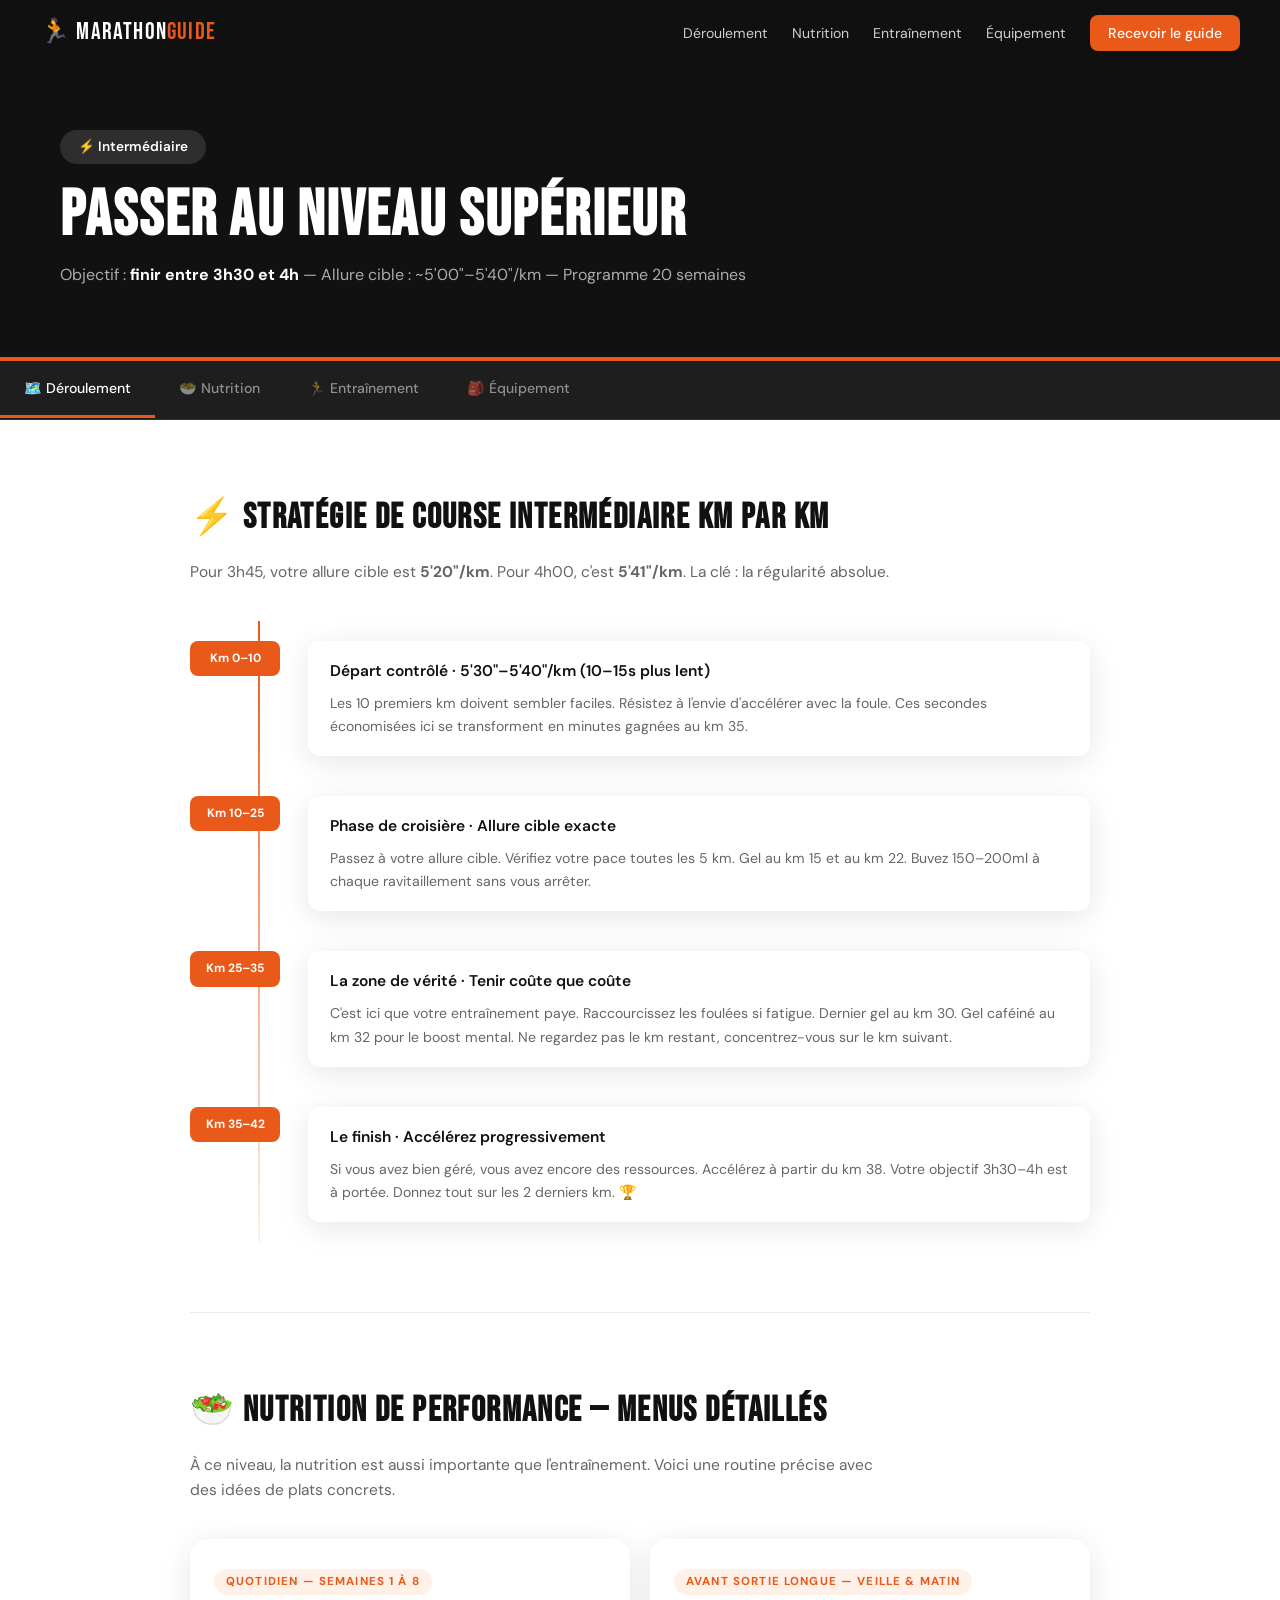
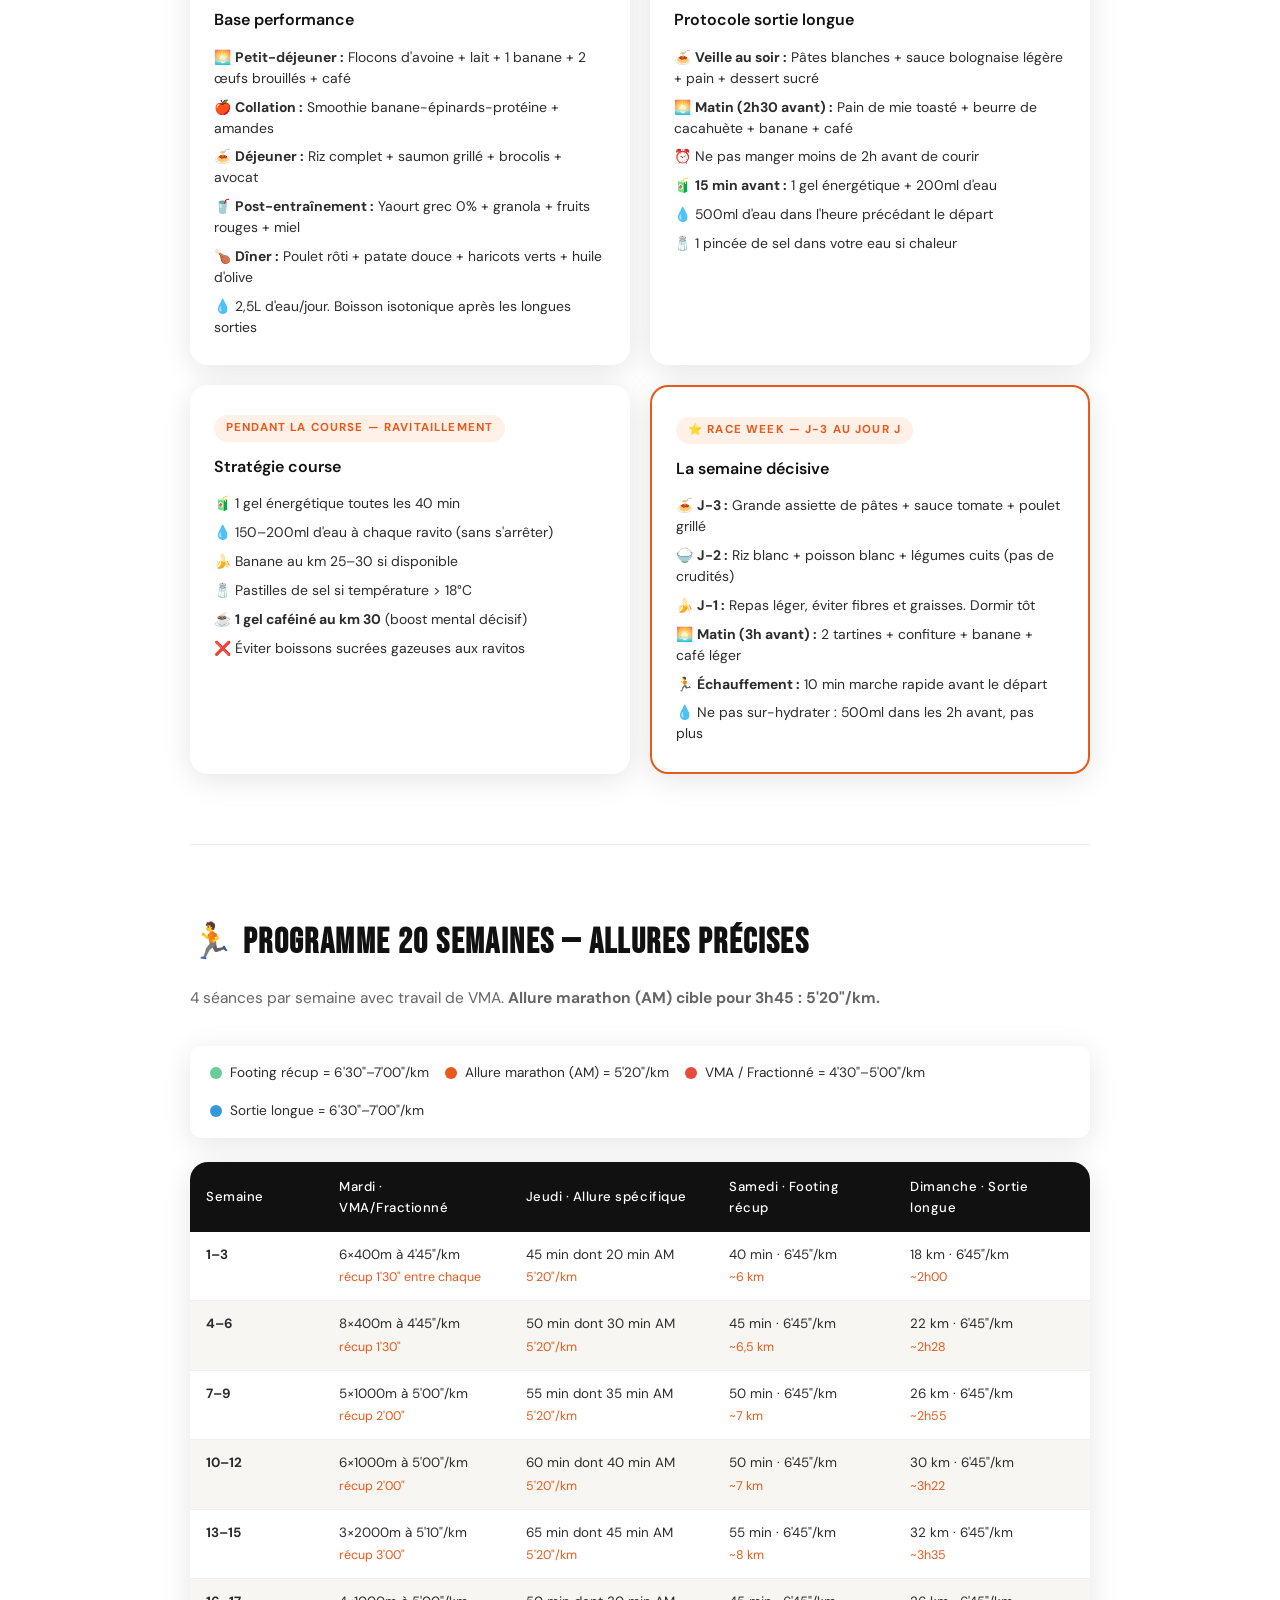
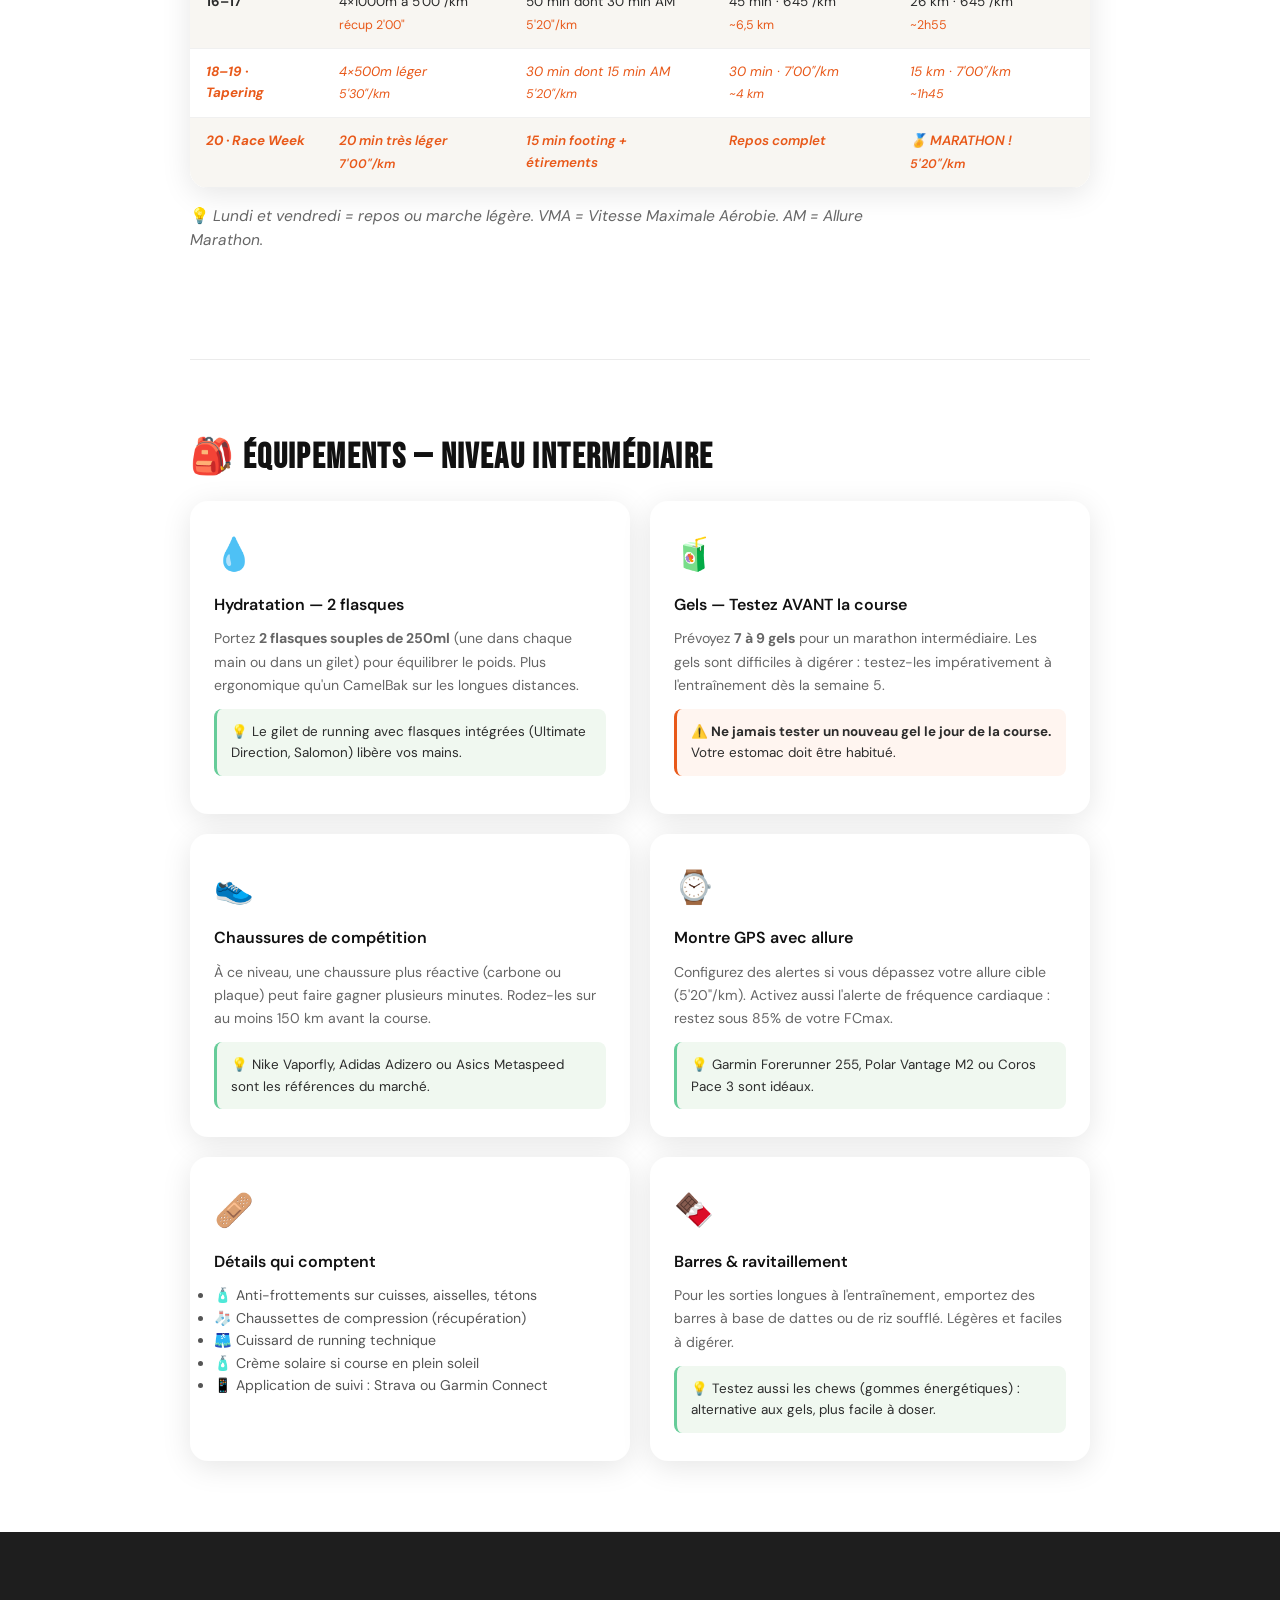
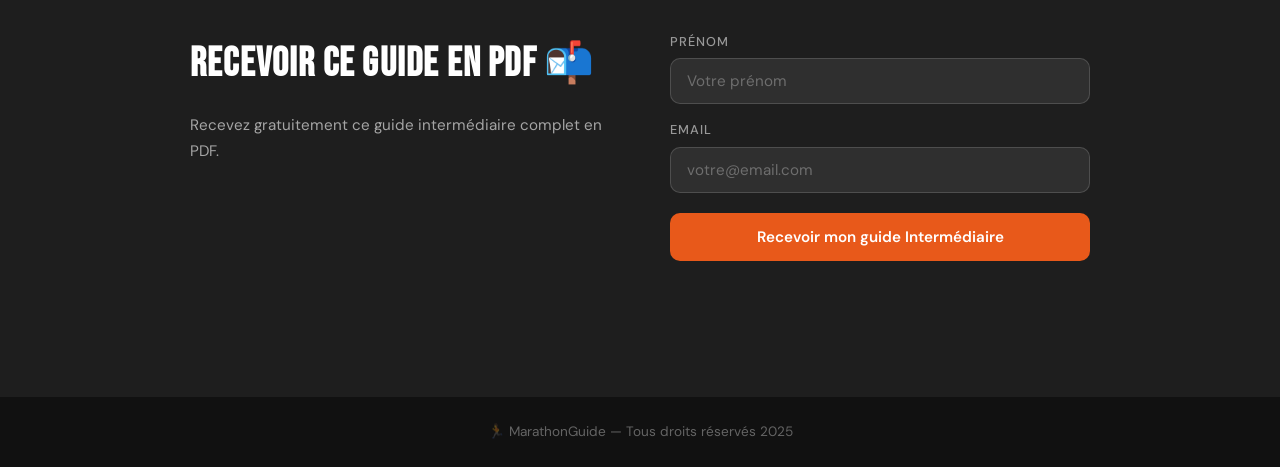
<file: intermediaire.html>
<!DOCTYPE html>
<html lang="fr">
<head>
  <meta charset="UTF-8" />
  <meta name="viewport" content="width=device-width, initial-scale=1.0"/>
  <title>Guide Intermédiaire – MarathonGuide</title>
  <link rel="preconnect" href="https://fonts.googleapis.com">
  <link href="https://fonts.googleapis.com/css2?family=Bebas+Neue&family=Lora:ital,wght@0,400;0,600;1,400&family=DM+Sans:wght@300;400;500&display=swap" rel="stylesheet">
  <link rel="stylesheet" href="style.css">
</head>
<body class="inner-page">

  <nav class="navbar">
    <a href="index.html" class="nav-logo">🏃 Marathon<span>Guide</span></a>
    <ul class="nav-links">
      <li><a href="#deroulement">Déroulement</a></li>
      <li><a href="#nutrition">Nutrition</a></li>
      <li><a href="#entrainement">Entraînement</a></li>
      <li><a href="#equipement">Équipement</a></li>
      <li><a href="index.html#contact" class="nav-cta">Recevoir le guide</a></li>
    </ul>
  </nav>

  <div class="inner-hero intermediaire-bg">
    <div class="inner-hero-content">
      <span class="level-tag">⚡ Intermédiaire</span>
      <h1>Passer au niveau supérieur</h1>
      <p>Objectif : <strong>finir entre 3h30 et 4h</strong> — Allure cible : ~5'00"–5'40"/km — Programme 20 semaines</p>
    </div>
  </div>

  <div class="tab-nav">
    <a href="#deroulement" class="tab-link active">🗺️ Déroulement</a>
    <a href="#nutrition" class="tab-link">🥗 Nutrition</a>
    <a href="#entrainement" class="tab-link">🏃 Entraînement</a>
    <a href="#equipement" class="tab-link">🎒 Équipement</a>
  </div>

  <main class="inner-main">

    <section class="content-block" id="deroulement">
      <h2>⚡ Stratégie de course intermédiaire km par km</h2>
      <p>Pour 3h45, votre allure cible est <strong>5'20"/km</strong>. Pour 4h00, c'est <strong>5'41"/km</strong>. La clé : la régularité absolue.</p>

      <div class="timeline">
        <div class="timeline-item">
          <div class="timeline-km">Km 0–10</div>
          <div class="timeline-info">
            <h4>Départ contrôlé · 5'30"–5'40"/km (10–15s plus lent)</h4>
            <p>Les 10 premiers km doivent sembler faciles. Résistez à l'envie d'accélérer avec la foule. Ces secondes économisées ici se transforment en minutes gagnées au km 35.</p>
          </div>
        </div>
        <div class="timeline-item">
          <div class="timeline-km">Km 10–25</div>
          <div class="timeline-info">
            <h4>Phase de croisière · Allure cible exacte</h4>
            <p>Passez à votre allure cible. Vérifiez votre pace toutes les 5 km. Gel au km 15 et au km 22. Buvez 150–200ml à chaque ravitaillement sans vous arrêter.</p>
          </div>
        </div>
        <div class="timeline-item">
          <div class="timeline-km">Km 25–35</div>
          <div class="timeline-info">
            <h4>La zone de vérité · Tenir coûte que coûte</h4>
            <p>C'est ici que votre entraînement paye. Raccourcissez les foulées si fatigue. Dernier gel au km 30. Gel caféiné au km 32 pour le boost mental. Ne regardez pas le km restant, concentrez-vous sur le km suivant.</p>
          </div>
        </div>
        <div class="timeline-item">
          <div class="timeline-km">Km 35–42</div>
          <div class="timeline-info">
            <h4>Le finish · Accélérez progressivement</h4>
            <p>Si vous avez bien géré, vous avez encore des ressources. Accélérez à partir du km 38. Votre objectif 3h30–4h est à portée. Donnez tout sur les 2 derniers km. 🏆</p>
          </div>
        </div>
      </div>
    </section>

    <section class="content-block alt-block" id="nutrition">
      <h2>🥗 Nutrition de performance — Menus détaillés</h2>
      <p>À ce niveau, la nutrition est aussi importante que l'entraînement. Voici une routine précise avec des idées de plats concrets.</p>

      <div class="nutrition-grid">
        <div class="nutrition-card">
          <div class="nutrition-phase">Quotidien — Semaines 1 à 8</div>
          <h4>Base performance</h4>
          <ul>
            <li>🌅 <strong>Petit-déjeuner :</strong> Flocons d'avoine + lait + 1 banane + 2 œufs brouillés + café</li>
            <li>🍎 <strong>Collation :</strong> Smoothie banane-épinards-protéine + amandes</li>
            <li>🍝 <strong>Déjeuner :</strong> Riz complet + saumon grillé + brocolis + avocat</li>
            <li>🥤 <strong>Post-entraînement :</strong> Yaourt grec 0% + granola + fruits rouges + miel</li>
            <li>🍗 <strong>Dîner :</strong> Poulet rôti + patate douce + haricots verts + huile d'olive</li>
            <li>💧 2,5L d'eau/jour. Boisson isotonique après les longues sorties</li>
          </ul>
        </div>

        <div class="nutrition-card">
          <div class="nutrition-phase">Avant sortie longue — Veille & Matin</div>
          <h4>Protocole sortie longue</h4>
          <ul>
            <li>🍝 <strong>Veille au soir :</strong> Pâtes blanches + sauce bolognaise légère + pain + dessert sucré</li>
            <li>🌅 <strong>Matin (2h30 avant) :</strong> Pain de mie toasté + beurre de cacahuète + banane + café</li>
            <li>⏰ Ne pas manger moins de 2h avant de courir</li>
            <li>🧃 <strong>15 min avant :</strong> 1 gel énergétique + 200ml d'eau</li>
            <li>💧 500ml d'eau dans l'heure précédant le départ</li>
            <li>🧂 1 pincée de sel dans votre eau si chaleur</li>
          </ul>
        </div>

        <div class="nutrition-card">
          <div class="nutrition-phase">Pendant la course — Ravitaillement</div>
          <h4>Stratégie course</h4>
          <ul>
            <li>🧃 1 gel énergétique toutes les 40 min</li>
            <li>💧 150–200ml d'eau à chaque ravito (sans s'arrêter)</li>
            <li>🍌 Banane au km 25–30 si disponible</li>
            <li>🧂 Pastilles de sel si température > 18°C</li>
            <li>☕ <strong>1 gel caféiné au km 30</strong> (boost mental décisif)</li>
            <li>❌ Éviter boissons sucrées gazeuses aux ravitos</li>
          </ul>
        </div>

        <div class="nutrition-card highlight-card">
          <div class="nutrition-phase">⭐ Race Week — J-3 au Jour J</div>
          <h4>La semaine décisive</h4>
          <ul>
            <li>🍝 <strong>J-3 :</strong> Grande assiette de pâtes + sauce tomate + poulet grillé</li>
            <li>🍚 <strong>J-2 :</strong> Riz blanc + poisson blanc + légumes cuits (pas de crudités)</li>
            <li>🍌 <strong>J-1 :</strong> Repas léger, éviter fibres et graisses. Dormir tôt</li>
            <li>🌅 <strong>Matin (3h avant) :</strong> 2 tartines + confiture + banane + café léger</li>
            <li>🏃 <strong>Échauffement :</strong> 10 min marche rapide avant le départ</li>
            <li>💧 Ne pas sur-hydrater : 500ml dans les 2h avant, pas plus</li>
          </ul>
        </div>
      </div>
    </section>

    <section class="content-block" id="entrainement">
      <h2>🏃 Programme 20 semaines — Allures précises</h2>
      <p>4 séances par semaine avec travail de VMA. <strong>Allure marathon (AM) cible pour 3h45 : 5'20"/km.</strong></p>

      <div class="pace-legend">
        <div class="pace-item"><span class="pace-dot footing"></span> Footing récup = 6'30"–7'00"/km</div>
        <div class="pace-item"><span class="pace-dot marathon"></span> Allure marathon (AM) = 5'20"/km</div>
        <div class="pace-item"><span class="pace-dot accel"></span> VMA / Fractionné = 4'30"–5'00"/km</div>
        <div class="pace-item"><span class="pace-dot lent"></span> Sortie longue = 6'30"–7'00"/km</div>
      </div>

      <div class="training-table-wrap">
        <table class="training-table">
          <thead>
            <tr>
              <th>Semaine</th>
              <th>Mardi · VMA/Fractionné</th>
              <th>Jeudi · Allure spécifique</th>
              <th>Samedi · Footing récup</th>
              <th>Dimanche · Sortie longue</th>
            </tr>
          </thead>
          <tbody>
            <tr>
              <td><strong>1–3</strong></td>
              <td>6×400m à 4'45"/km<br><small>récup 1'30" entre chaque</small></td>
              <td>45 min dont 20 min AM<br><small>5'20"/km</small></td>
              <td>40 min · 6'45"/km<br><small>~6 km</small></td>
              <td>18 km · 6'45"/km<br><small>~2h00</small></td>
            </tr>
            <tr>
              <td><strong>4–6</strong></td>
              <td>8×400m à 4'45"/km<br><small>récup 1'30"</small></td>
              <td>50 min dont 30 min AM<br><small>5'20"/km</small></td>
              <td>45 min · 6'45"/km<br><small>~6,5 km</small></td>
              <td>22 km · 6'45"/km<br><small>~2h28</small></td>
            </tr>
            <tr>
              <td><strong>7–9</strong></td>
              <td>5×1000m à 5'00"/km<br><small>récup 2'00"</small></td>
              <td>55 min dont 35 min AM<br><small>5'20"/km</small></td>
              <td>50 min · 6'45"/km<br><small>~7 km</small></td>
              <td>26 km · 6'45"/km<br><small>~2h55</small></td>
            </tr>
            <tr>
              <td><strong>10–12</strong></td>
              <td>6×1000m à 5'00"/km<br><small>récup 2'00"</small></td>
              <td>60 min dont 40 min AM<br><small>5'20"/km</small></td>
              <td>50 min · 6'45"/km<br><small>~7 km</small></td>
              <td>30 km · 6'45"/km<br><small>~3h22</small></td>
            </tr>
            <tr>
              <td><strong>13–15</strong></td>
              <td>3×2000m à 5'10"/km<br><small>récup 3'00"</small></td>
              <td>65 min dont 45 min AM<br><small>5'20"/km</small></td>
              <td>55 min · 6'45"/km<br><small>~8 km</small></td>
              <td>32 km · 6'45"/km<br><small>~3h35</small></td>
            </tr>
            <tr>
              <td><strong>16–17</strong></td>
              <td>4×1000m à 5'00"/km<br><small>récup 2'00"</small></td>
              <td>50 min dont 30 min AM<br><small>5'20"/km</small></td>
              <td>45 min · 6'45"/km<br><small>~6,5 km</small></td>
              <td>26 km · 6'45"/km<br><small>~2h55</small></td>
            </tr>
            <tr class="taper">
              <td><strong>18–19 · Tapering</strong></td>
              <td>4×500m léger<br><small>5'30"/km</small></td>
              <td>30 min dont 15 min AM<br><small>5'20"/km</small></td>
              <td>30 min · 7'00"/km<br><small>~4 km</small></td>
              <td>15 km · 7'00"/km<br><small>~1h45</small></td>
            </tr>
            <tr class="taper">
              <td><strong>20 · Race Week</strong></td>
              <td>20 min très léger<br><small>7'00"/km</small></td>
              <td>15 min footing + étirements</td>
              <td>Repos complet</td>
              <td>🏅 MARATHON !<br><small>5'20"/km</small></td>
            </tr>
          </tbody>
        </table>
      </div>
      <p class="table-note">💡 <em>Lundi et vendredi = repos ou marche légère. VMA = Vitesse Maximale Aérobie. AM = Allure Marathon.</em></p>
    </section>

    <section class="content-block alt-block" id="equipement">
      <h2>🎒 Équipements — Niveau Intermédiaire</h2>
      <div class="equip-grid">
        <div class="equip-card">
          <div class="equip-icon">💧</div>
          <h4>Hydratation — 2 flasques</h4>
          <p>Portez <strong>2 flasques souples de 250ml</strong> (une dans chaque main ou dans un gilet) pour équilibrer le poids. Plus ergonomique qu'un CamelBak sur les longues distances.</p>
          <div class="equip-tip"><strong>💡</strong> Le gilet de running avec flasques intégrées (Ultimate Direction, Salomon) libère vos mains.</div>
        </div>
        <div class="equip-card">
          <div class="equip-icon">🧃</div>
          <h4>Gels — Testez AVANT la course</h4>
          <p>Prévoyez <strong>7 à 9 gels</strong> pour un marathon intermédiaire. Les gels sont difficiles à digérer : testez-les impérativement à l'entraînement dès la semaine 5.</p>
          <div class="equip-warning"><strong>⚠️ Ne jamais tester un nouveau gel le jour de la course.</strong> Votre estomac doit être habitué.</div>
        </div>
        <div class="equip-card">
          <div class="equip-icon">👟</div>
          <h4>Chaussures de compétition</h4>
          <p>À ce niveau, une chaussure plus réactive (carbone ou plaque) peut faire gagner plusieurs minutes. Rodez-les sur au moins 150 km avant la course.</p>
          <div class="equip-tip"><strong>💡</strong> Nike Vaporfly, Adidas Adizero ou Asics Metaspeed sont les références du marché.</div>
        </div>
        <div class="equip-card">
          <div class="equip-icon">⌚</div>
          <h4>Montre GPS avec allure</h4>
          <p>Configurez des alertes si vous dépassez votre allure cible (5'20"/km). Activez aussi l'alerte de fréquence cardiaque : restez sous 85% de votre FCmax.</p>
          <div class="equip-tip"><strong>💡</strong> Garmin Forerunner 255, Polar Vantage M2 ou Coros Pace 3 sont idéaux.</div>
        </div>
        <div class="equip-card">
          <div class="equip-icon">🩹</div>
          <h4>Détails qui comptent</h4>
          <ul style="font-size:0.88rem; color:#555; margin-top:8px;">
            <li>🧴 Anti-frottements sur cuisses, aisselles, tétons</li>
            <li>🧦 Chaussettes de compression (récupération)</li>
            <li>🩳 Cuissard de running technique</li>
            <li>🧴 Crème solaire si course en plein soleil</li>
            <li>📱 Application de suivi : Strava ou Garmin Connect</li>
          </ul>
        </div>
        <div class="equip-card">
          <div class="equip-icon">🍫</div>
          <h4>Barres & ravitaillement</h4>
          <p>Pour les sorties longues à l'entraînement, emportez des barres à base de dattes ou de riz soufflé. Légères et faciles à digérer.</p>
          <div class="equip-tip"><strong>💡</strong> Testez aussi les chews (gommes énergétiques) : alternative aux gels, plus facile à doser.</div>
        </div>
      </div>
    </section>

  </main>

  <section class="contact" id="contact">
    <div class="contact-inner">
      <div class="contact-text">
        <h2>Recevoir ce guide en PDF 📬</h2>
        <p>Recevez gratuitement ce guide intermédiaire complet en PDF.</p>
      </div>
      <form class="contact-form" onsubmit="handleSubmit(event)">
        <div class="form-group"><label>Prénom</label><input type="text" id="prenom" placeholder="Votre prénom" required></div>
        <div class="form-group"><label>Email</label><input type="email" id="email" placeholder="votre@email.com" required></div>
        <button type="submit" class="btn-submit">Recevoir mon guide Intermédiaire</button>
        <p class="form-note" id="form-msg"></p>
      </form>
    </div>
  </section>

  <footer class="footer"><p>🏃 MarathonGuide — Tous droits réservés 2025</p></footer>

  <script>
    function handleSubmit(e) {
      e.preventDefault();
      const prenom = document.getElementById('prenom').value;
      document.getElementById('form-msg').textContent = `Merci ${prenom} ! Votre guide arrive bientôt. 🎉`;
      e.target.reset();
    }
  </script>
</body>
</html>
</file>
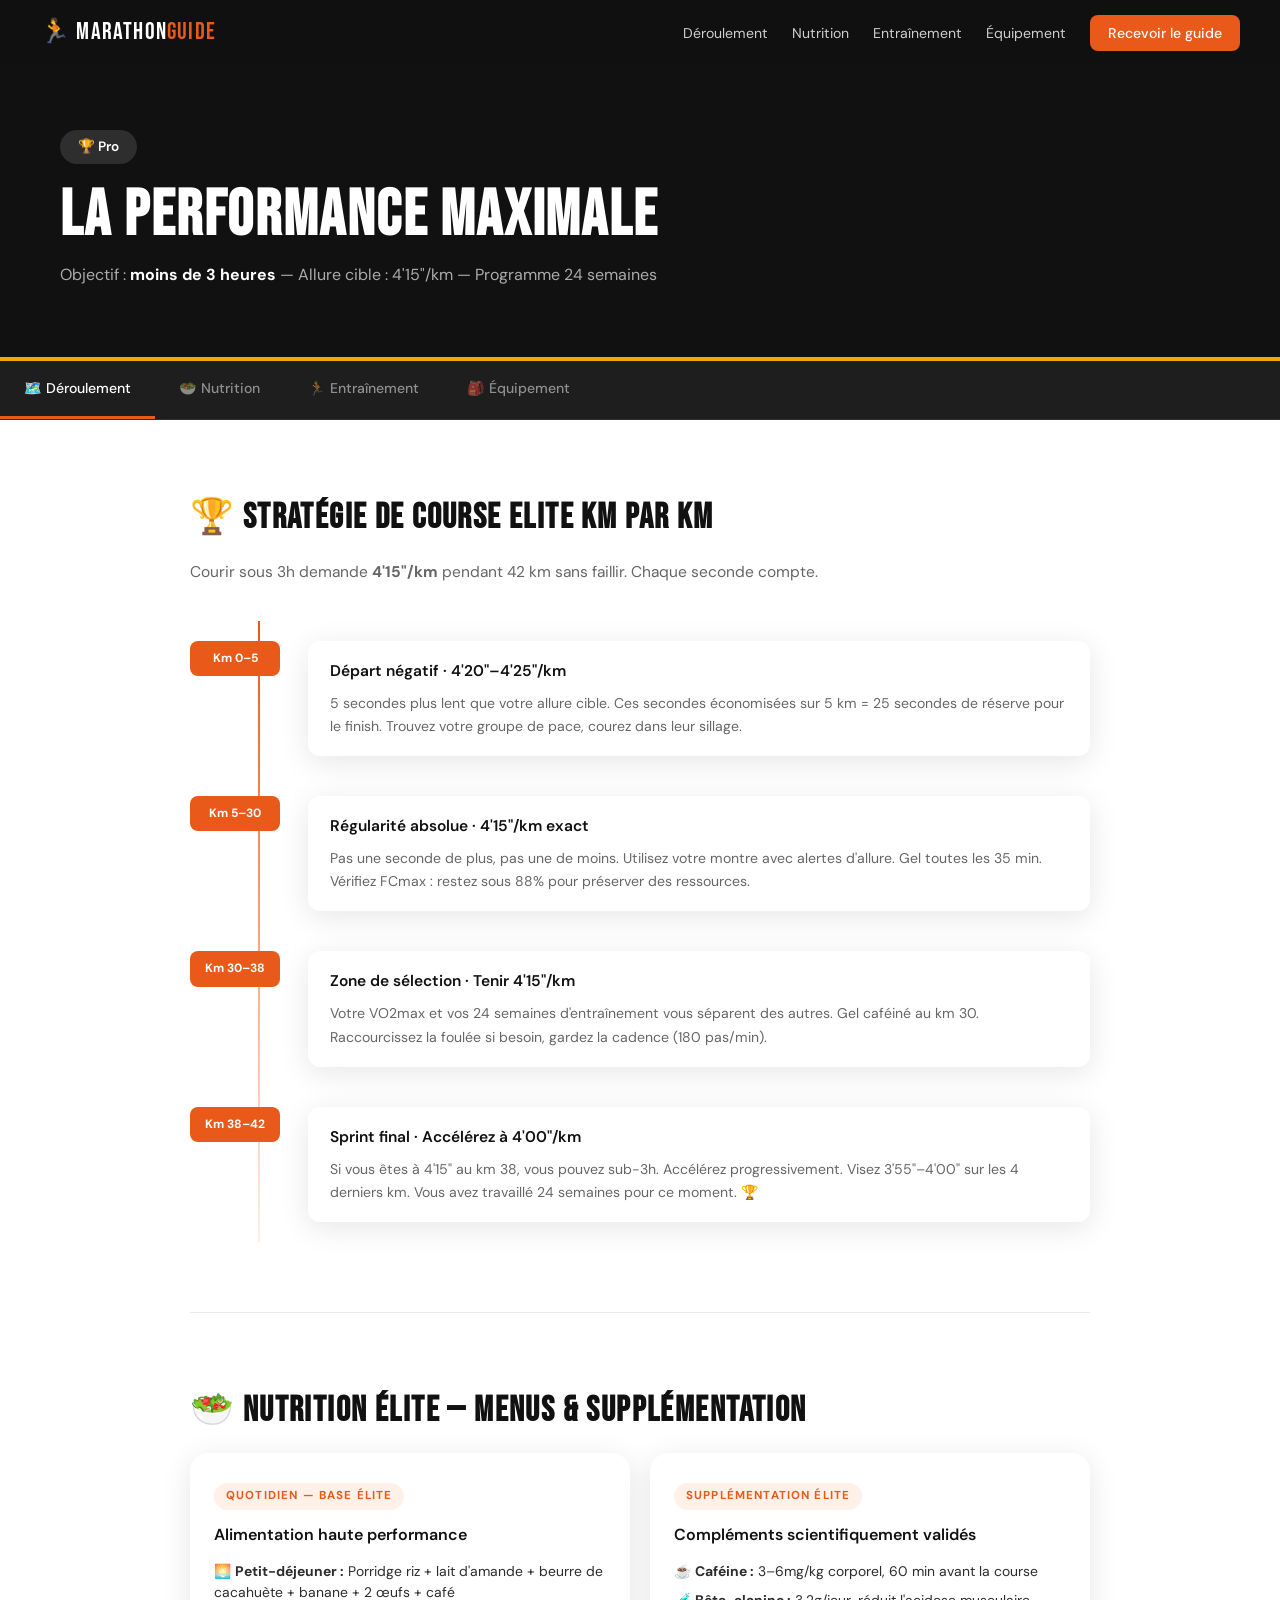
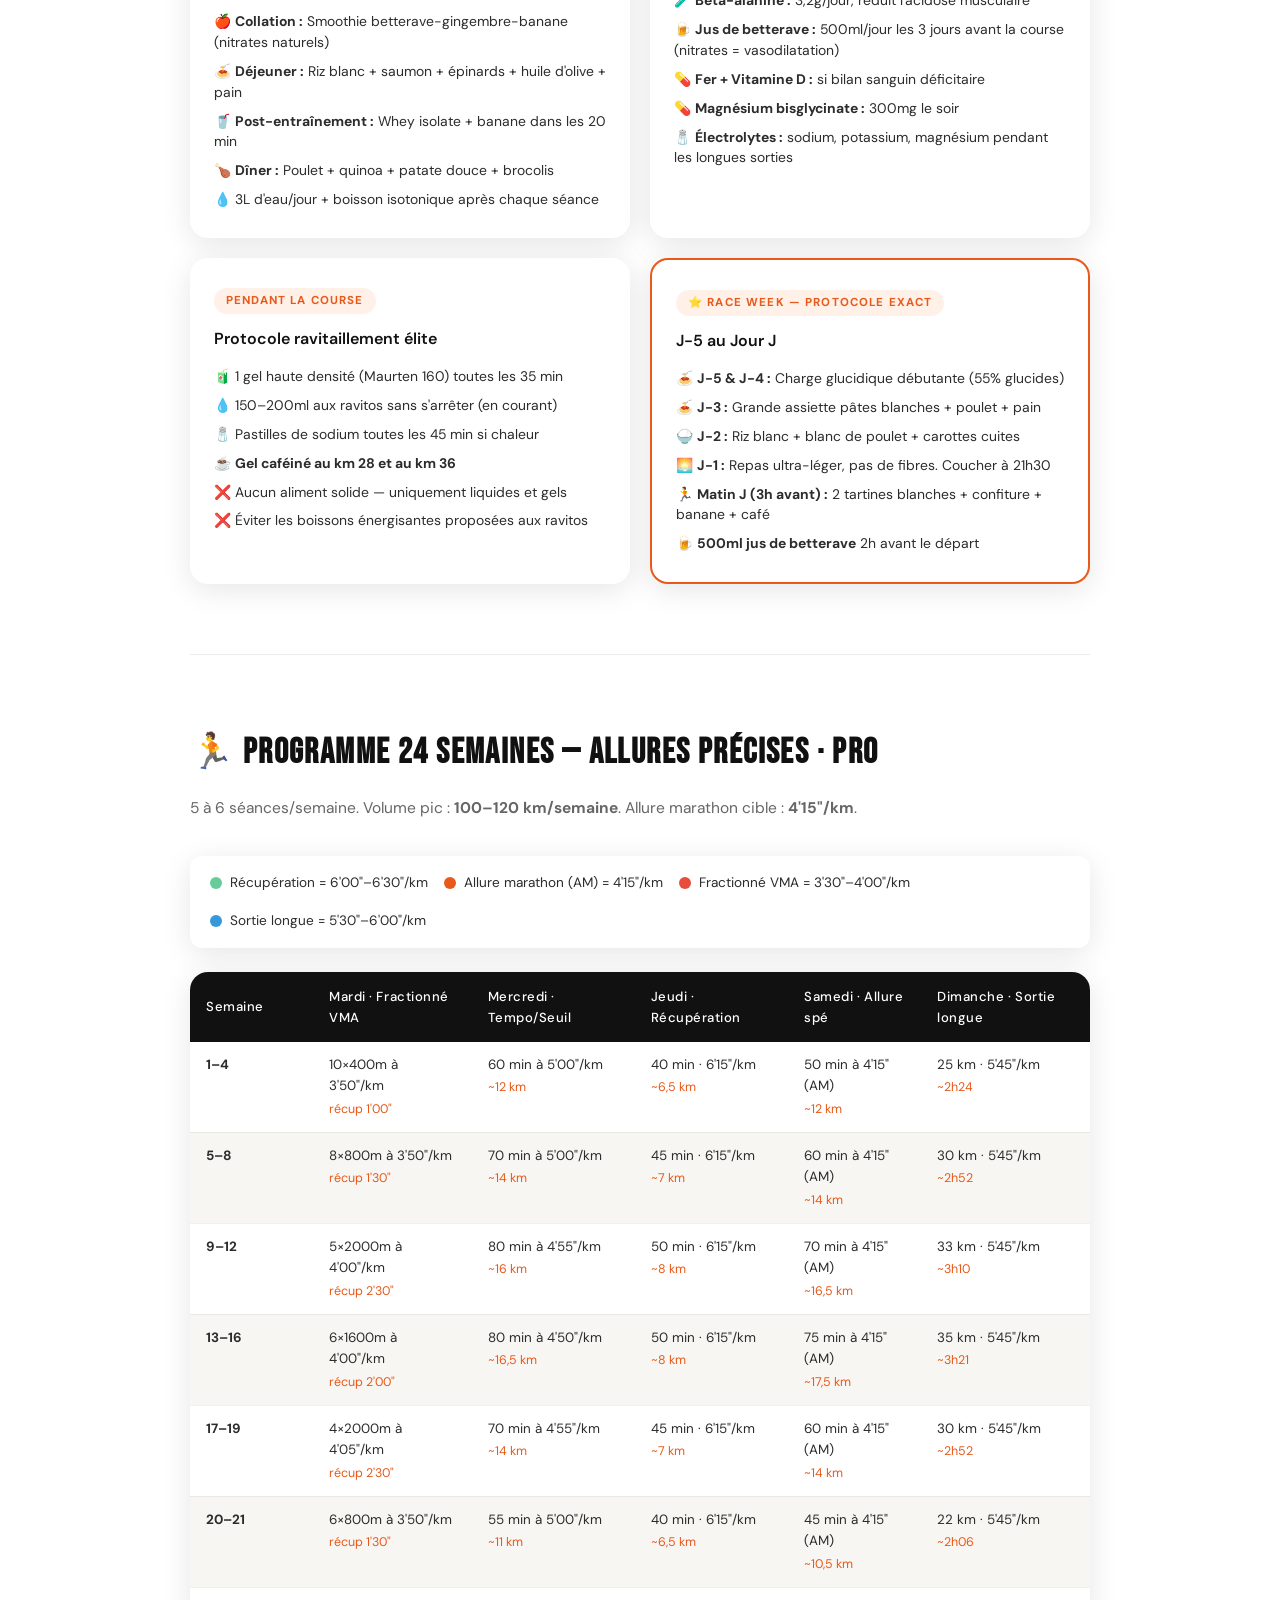
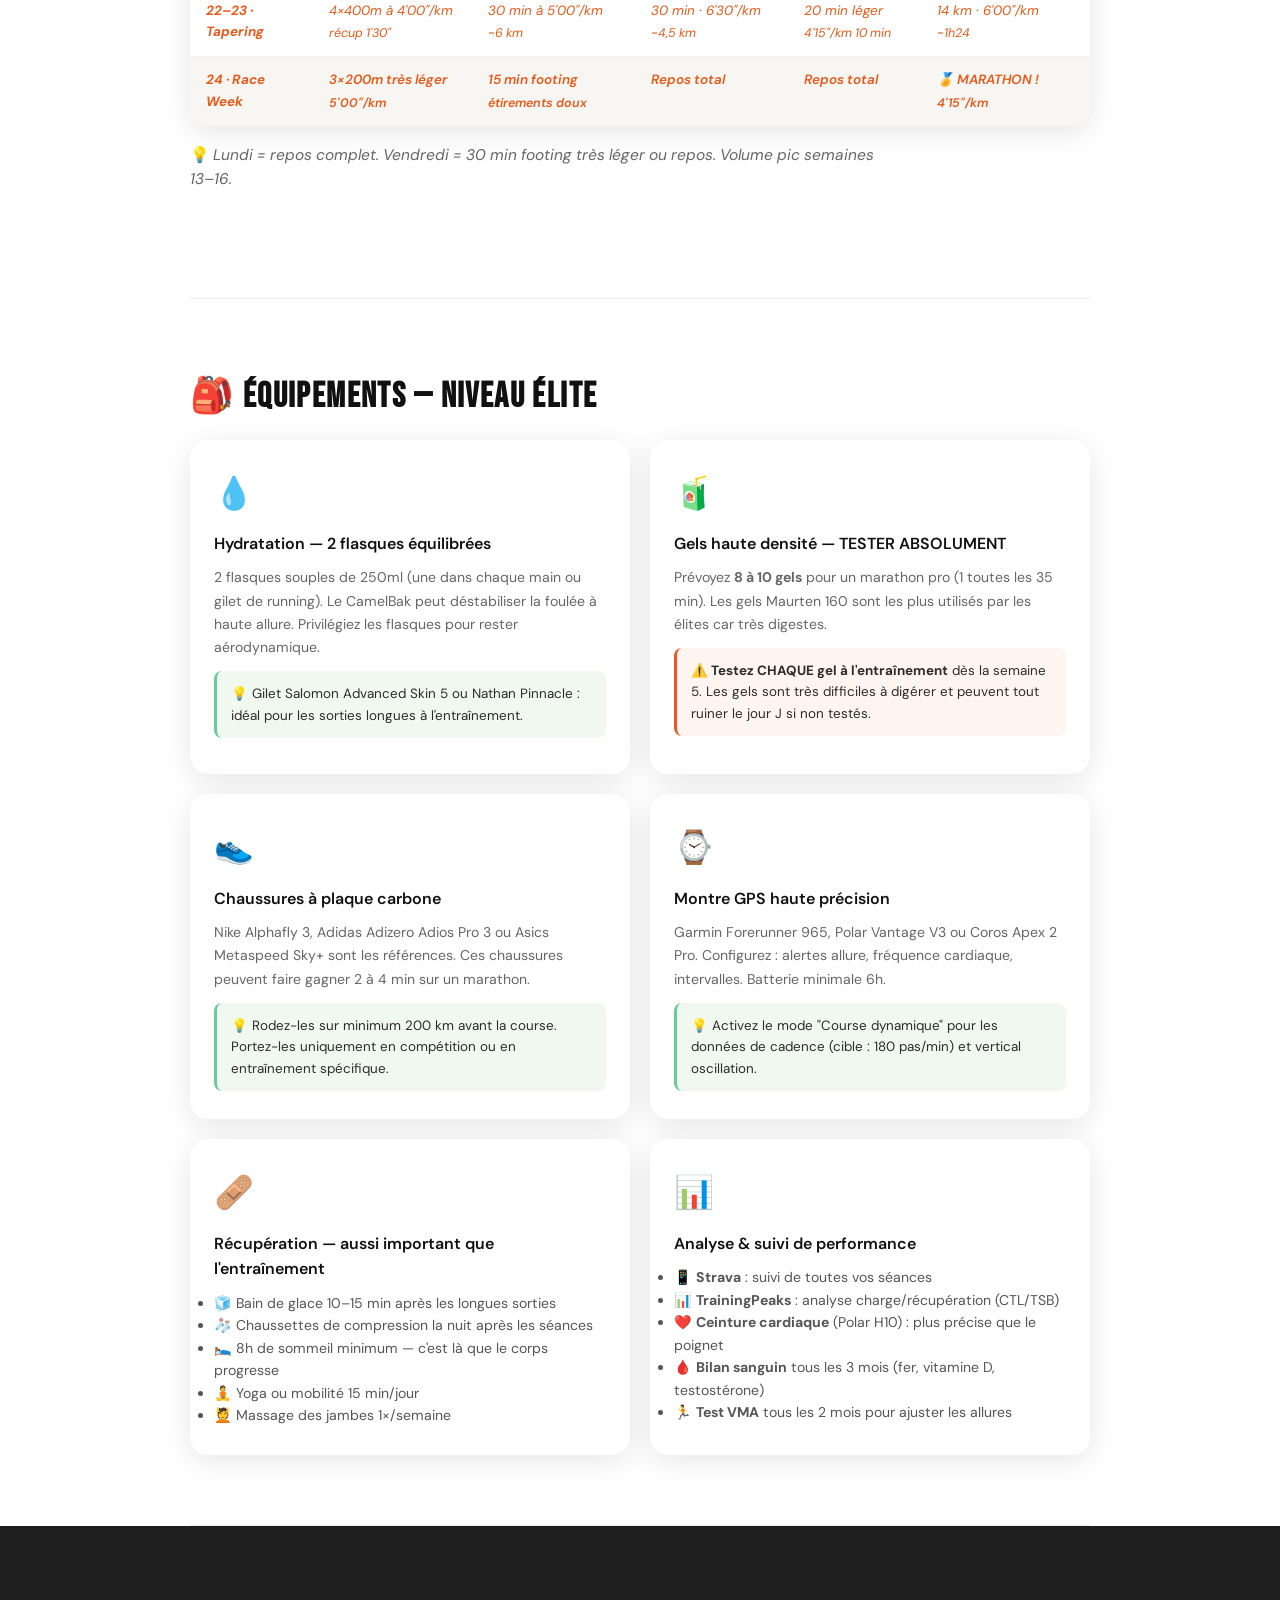
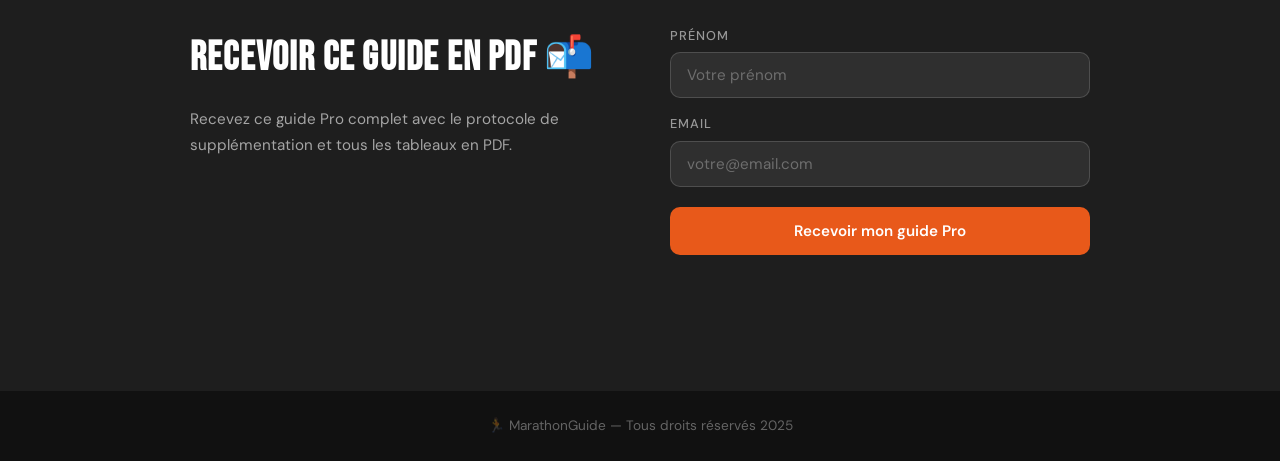
<file: pro.html>
<!DOCTYPE html>
<html lang="fr">
<head>
  <meta charset="UTF-8" />
  <meta name="viewport" content="width=device-width, initial-scale=1.0"/>
  <title>Guide Pro – MarathonGuide</title>
  <link rel="preconnect" href="https://fonts.googleapis.com">
  <link href="https://fonts.googleapis.com/css2?family=Bebas+Neue&family=Lora:ital,wght@0,400;0,600;1,400&family=DM+Sans:wght@300;400;500&display=swap" rel="stylesheet">
  <link rel="stylesheet" href="style.css">
</head>
<body class="inner-page">

  <nav class="navbar">
    <a href="index.html" class="nav-logo">🏃 Marathon<span>Guide</span></a>
    <ul class="nav-links">
      <li><a href="#deroulement">Déroulement</a></li>
      <li><a href="#nutrition">Nutrition</a></li>
      <li><a href="#entrainement">Entraînement</a></li>
      <li><a href="#equipement">Équipement</a></li>
      <li><a href="index.html#contact" class="nav-cta">Recevoir le guide</a></li>
    </ul>
  </nav>

  <div class="inner-hero pro-bg">
    <div class="inner-hero-content">
      <span class="level-tag">🏆 Pro</span>
      <h1>La performance maximale</h1>
      <p>Objectif : <strong>moins de 3 heures</strong> — Allure cible : 4'15"/km — Programme 24 semaines</p>
    </div>
  </div>

  <div class="tab-nav">
    <a href="#deroulement" class="tab-link active">🗺️ Déroulement</a>
    <a href="#nutrition" class="tab-link">🥗 Nutrition</a>
    <a href="#entrainement" class="tab-link">🏃 Entraînement</a>
    <a href="#equipement" class="tab-link">🎒 Équipement</a>
  </div>

  <main class="inner-main">

    <section class="content-block" id="deroulement">
      <h2>🏆 Stratégie de course elite km par km</h2>
      <p>Courir sous 3h demande <strong>4'15"/km</strong> pendant 42 km sans faillir. Chaque seconde compte.</p>
      <div class="timeline">
        <div class="timeline-item">
          <div class="timeline-km">Km 0–5</div>
          <div class="timeline-info">
            <h4>Départ négatif · 4'20"–4'25"/km</h4>
            <p>5 secondes plus lent que votre allure cible. Ces secondes économisées sur 5 km = 25 secondes de réserve pour le finish. Trouvez votre groupe de pace, courez dans leur sillage.</p>
          </div>
        </div>
        <div class="timeline-item">
          <div class="timeline-km">Km 5–30</div>
          <div class="timeline-info">
            <h4>Régularité absolue · 4'15"/km exact</h4>
            <p>Pas une seconde de plus, pas une de moins. Utilisez votre montre avec alertes d'allure. Gel toutes les 35 min. Vérifiez FCmax : restez sous 88% pour préserver des ressources.</p>
          </div>
        </div>
        <div class="timeline-item">
          <div class="timeline-km">Km 30–38</div>
          <div class="timeline-info">
            <h4>Zone de sélection · Tenir 4'15"/km</h4>
            <p>Votre VO2max et vos 24 semaines d'entraînement vous séparent des autres. Gel caféiné au km 30. Raccourcissez la foulée si besoin, gardez la cadence (180 pas/min).</p>
          </div>
        </div>
        <div class="timeline-item">
          <div class="timeline-km">Km 38–42</div>
          <div class="timeline-info">
            <h4>Sprint final · Accélérez à 4'00"/km</h4>
            <p>Si vous êtes à 4'15" au km 38, vous pouvez sub-3h. Accélérez progressivement. Visez 3'55"–4'00" sur les 4 derniers km. Vous avez travaillé 24 semaines pour ce moment. 🏆</p>
          </div>
        </div>
      </div>
    </section>

    <section class="content-block alt-block" id="nutrition">
      <h2>🥗 Nutrition élite — Menus & supplémentation</h2>
      <div class="nutrition-grid">
        <div class="nutrition-card">
          <div class="nutrition-phase">Quotidien — Base élite</div>
          <h4>Alimentation haute performance</h4>
          <ul>
            <li>🌅 <strong>Petit-déjeuner :</strong> Porridge riz + lait d'amande + beurre de cacahuète + banane + 2 œufs + café</li>
            <li>🍎 <strong>Collation :</strong> Smoothie betterave-gingembre-banane (nitrates naturels)</li>
            <li>🍝 <strong>Déjeuner :</strong> Riz blanc + saumon + épinards + huile d'olive + pain</li>
            <li>🥤 <strong>Post-entraînement :</strong> Whey isolate + banane dans les 20 min</li>
            <li>🍗 <strong>Dîner :</strong> Poulet + quinoa + patate douce + brocolis</li>
            <li>💧 3L d'eau/jour + boisson isotonique après chaque séance</li>
          </ul>
        </div>
        <div class="nutrition-card">
          <div class="nutrition-phase">Supplémentation élite</div>
          <h4>Compléments scientifiquement validés</h4>
          <ul>
            <li>☕ <strong>Caféine :</strong> 3–6mg/kg corporel, 60 min avant la course</li>
            <li>🧪 <strong>Bêta-alanine :</strong> 3,2g/jour, réduit l'acidose musculaire</li>
            <li>🍺 <strong>Jus de betterave :</strong> 500ml/jour les 3 jours avant la course (nitrates = vasodilatation)</li>
            <li>💊 <strong>Fer + Vitamine D :</strong> si bilan sanguin déficitaire</li>
            <li>💊 <strong>Magnésium bisglycinate :</strong> 300mg le soir</li>
            <li>🧂 <strong>Électrolytes :</strong> sodium, potassium, magnésium pendant les longues sorties</li>
          </ul>
        </div>
        <div class="nutrition-card">
          <div class="nutrition-phase">Pendant la course</div>
          <h4>Protocole ravitaillement élite</h4>
          <ul>
            <li>🧃 1 gel haute densité (Maurten 160) toutes les 35 min</li>
            <li>💧 150–200ml aux ravitos sans s'arrêter (en courant)</li>
            <li>🧂 Pastilles de sodium toutes les 45 min si chaleur</li>
            <li>☕ <strong>Gel caféiné au km 28 et au km 36</strong></li>
            <li>❌ Aucun aliment solide — uniquement liquides et gels</li>
            <li>❌ Éviter les boissons énergisantes proposées aux ravitos</li>
          </ul>
        </div>
        <div class="nutrition-card highlight-card">
          <div class="nutrition-phase">⭐ Race Week — Protocole exact</div>
          <h4>J-5 au Jour J</h4>
          <ul>
            <li>🍝 <strong>J-5 & J-4 :</strong> Charge glucidique débutante (55% glucides)</li>
            <li>🍝 <strong>J-3 :</strong> Grande assiette pâtes blanches + poulet + pain</li>
            <li>🍚 <strong>J-2 :</strong> Riz blanc + blanc de poulet + carottes cuites</li>
            <li>🌅 <strong>J-1 :</strong> Repas ultra-léger, pas de fibres. Coucher à 21h30</li>
            <li>🏃 <strong>Matin J (3h avant) :</strong> 2 tartines blanches + confiture + banane + café</li>
            <li>🍺 <strong>500ml jus de betterave</strong> 2h avant le départ</li>
          </ul>
        </div>
      </div>
    </section>

    <section class="content-block" id="entrainement">
      <h2>🏃 Programme 24 semaines — Allures précises · Pro</h2>
      <p>5 à 6 séances/semaine. Volume pic : <strong>100–120 km/semaine</strong>. Allure marathon cible : <strong>4'15"/km</strong>.</p>

      <div class="pace-legend">
        <div class="pace-item"><span class="pace-dot footing"></span> Récupération = 6'00"–6'30"/km</div>
        <div class="pace-item"><span class="pace-dot marathon"></span> Allure marathon (AM) = 4'15"/km</div>
        <div class="pace-item"><span class="pace-dot accel"></span> Fractionné VMA = 3'30"–4'00"/km</div>
        <div class="pace-item"><span class="pace-dot lent"></span> Sortie longue = 5'30"–6'00"/km</div>
      </div>

      <div class="training-table-wrap">
        <table class="training-table">
          <thead>
            <tr>
              <th>Semaine</th>
              <th>Mardi · Fractionné VMA</th>
              <th>Mercredi · Tempo/Seuil</th>
              <th>Jeudi · Récupération</th>
              <th>Samedi · Allure spé</th>
              <th>Dimanche · Sortie longue</th>
            </tr>
          </thead>
          <tbody>
            <tr>
              <td><strong>1–4</strong></td>
              <td>10×400m à 3'50"/km<br><small>récup 1'00"</small></td>
              <td>60 min à 5'00"/km<br><small>~12 km</small></td>
              <td>40 min · 6'15"/km<br><small>~6,5 km</small></td>
              <td>50 min à 4'15" (AM)<br><small>~12 km</small></td>
              <td>25 km · 5'45"/km<br><small>~2h24</small></td>
            </tr>
            <tr>
              <td><strong>5–8</strong></td>
              <td>8×800m à 3'50"/km<br><small>récup 1'30"</small></td>
              <td>70 min à 5'00"/km<br><small>~14 km</small></td>
              <td>45 min · 6'15"/km<br><small>~7 km</small></td>
              <td>60 min à 4'15" (AM)<br><small>~14 km</small></td>
              <td>30 km · 5'45"/km<br><small>~2h52</small></td>
            </tr>
            <tr>
              <td><strong>9–12</strong></td>
              <td>5×2000m à 4'00"/km<br><small>récup 2'30"</small></td>
              <td>80 min à 4'55"/km<br><small>~16 km</small></td>
              <td>50 min · 6'15"/km<br><small>~8 km</small></td>
              <td>70 min à 4'15" (AM)<br><small>~16,5 km</small></td>
              <td>33 km · 5'45"/km<br><small>~3h10</small></td>
            </tr>
            <tr>
              <td><strong>13–16</strong></td>
              <td>6×1600m à 4'00"/km<br><small>récup 2'00"</small></td>
              <td>80 min à 4'50"/km<br><small>~16,5 km</small></td>
              <td>50 min · 6'15"/km<br><small>~8 km</small></td>
              <td>75 min à 4'15" (AM)<br><small>~17,5 km</small></td>
              <td>35 km · 5'45"/km<br><small>~3h21</small></td>
            </tr>
            <tr>
              <td><strong>17–19</strong></td>
              <td>4×2000m à 4'05"/km<br><small>récup 2'30"</small></td>
              <td>70 min à 4'55"/km<br><small>~14 km</small></td>
              <td>45 min · 6'15"/km<br><small>~7 km</small></td>
              <td>60 min à 4'15" (AM)<br><small>~14 km</small></td>
              <td>30 km · 5'45"/km<br><small>~2h52</small></td>
            </tr>
            <tr>
              <td><strong>20–21</strong></td>
              <td>6×800m à 3'50"/km<br><small>récup 1'30"</small></td>
              <td>55 min à 5'00"/km<br><small>~11 km</small></td>
              <td>40 min · 6'15"/km<br><small>~6,5 km</small></td>
              <td>45 min à 4'15" (AM)<br><small>~10,5 km</small></td>
              <td>22 km · 5'45"/km<br><small>~2h06</small></td>
            </tr>
            <tr class="taper">
              <td><strong>22–23 · Tapering</strong></td>
              <td>4×400m à 4'00"/km<br><small>récup 1'30"</small></td>
              <td>30 min à 5'00"/km<br><small>~6 km</small></td>
              <td>30 min · 6'30"/km<br><small>~4,5 km</small></td>
              <td>20 min léger<br><small>4'15"/km 10 min</small></td>
              <td>14 km · 6'00"/km<br><small>~1h24</small></td>
            </tr>
            <tr class="taper">
              <td><strong>24 · Race Week</strong></td>
              <td>3×200m très léger<br><small>5'00"/km</small></td>
              <td>15 min footing<br><small>étirements doux</small></td>
              <td>Repos total</td>
              <td>Repos total</td>
              <td>🏅 MARATHON !<br><small>4'15"/km</small></td>
            </tr>
          </tbody>
        </table>
      </div>
      <p class="table-note">💡 <em>Lundi = repos complet. Vendredi = 30 min footing très léger ou repos. Volume pic semaines 13–16.</em></p>
    </section>

    <section class="content-block alt-block" id="equipement">
      <h2>🎒 Équipements — Niveau Élite</h2>
      <div class="equip-grid">
        <div class="equip-card">
          <div class="equip-icon">💧</div>
          <h4>Hydratation — 2 flasques équilibrées</h4>
          <p>2 flasques souples de 250ml (une dans chaque main ou gilet de running). Le CamelBak peut déstabiliser la foulée à haute allure. Privilégiez les flasques pour rester aérodynamique.</p>
          <div class="equip-tip"><strong>💡</strong> Gilet Salomon Advanced Skin 5 ou Nathan Pinnacle : idéal pour les sorties longues à l'entraînement.</div>
        </div>
        <div class="equip-card">
          <div class="equip-icon">🧃</div>
          <h4>Gels haute densité — TESTER ABSOLUMENT</h4>
          <p>Prévoyez <strong>8 à 10 gels</strong> pour un marathon pro (1 toutes les 35 min). Les gels Maurten 160 sont les plus utilisés par les élites car très digestes.</p>
          <div class="equip-warning"><strong>⚠️ Testez CHAQUE gel à l'entraînement</strong> dès la semaine 5. Les gels sont très difficiles à digérer et peuvent tout ruiner le jour J si non testés.</div>
        </div>
        <div class="equip-card">
          <div class="equip-icon">👟</div>
          <h4>Chaussures à plaque carbone</h4>
          <p>Nike Alphafly 3, Adidas Adizero Adios Pro 3 ou Asics Metaspeed Sky+ sont les références. Ces chaussures peuvent faire gagner 2 à 4 min sur un marathon.</p>
          <div class="equip-tip"><strong>💡</strong> Rodez-les sur minimum 200 km avant la course. Portez-les uniquement en compétition ou en entraînement spécifique.</div>
        </div>
        <div class="equip-card">
          <div class="equip-icon">⌚</div>
          <h4>Montre GPS haute précision</h4>
          <p>Garmin Forerunner 965, Polar Vantage V3 ou Coros Apex 2 Pro. Configurez : alertes allure, fréquence cardiaque, intervalles. Batterie minimale 6h.</p>
          <div class="equip-tip"><strong>💡</strong> Activez le mode "Course dynamique" pour les données de cadence (cible : 180 pas/min) et vertical oscillation.</div>
        </div>
        <div class="equip-card">
          <div class="equip-icon">🩹</div>
          <h4>Récupération — aussi important que l'entraînement</h4>
          <ul style="font-size:0.88rem; color:#555; margin-top:8px;">
            <li>🧊 Bain de glace 10–15 min après les longues sorties</li>
            <li>🧦 Chaussettes de compression la nuit après les séances</li>
            <li>🛌 8h de sommeil minimum — c'est là que le corps progresse</li>
            <li>🧘 Yoga ou mobilité 15 min/jour</li>
            <li>💆 Massage des jambes 1×/semaine</li>
          </ul>
        </div>
        <div class="equip-card">
          <div class="equip-icon">📊</div>
          <h4>Analyse & suivi de performance</h4>
          <ul style="font-size:0.88rem; color:#555; margin-top:8px;">
            <li>📱 <strong>Strava</strong> : suivi de toutes vos séances</li>
            <li>📊 <strong>TrainingPeaks</strong> : analyse charge/récupération (CTL/TSB)</li>
            <li>❤️ <strong>Ceinture cardiaque</strong> (Polar H10) : plus précise que le poignet</li>
            <li>🩸 <strong>Bilan sanguin</strong> tous les 3 mois (fer, vitamine D, testostérone)</li>
            <li>🏃 <strong>Test VMA</strong> tous les 2 mois pour ajuster les allures</li>
          </ul>
        </div>
      </div>
    </section>

  </main>

  <section class="contact" id="contact">
    <div class="contact-inner">
      <div class="contact-text">
        <h2>Recevoir ce guide en PDF 📬</h2>
        <p>Recevez ce guide Pro complet avec le protocole de supplémentation et tous les tableaux en PDF.</p>
      </div>
      <form class="contact-form" onsubmit="handleSubmit(event)">
        <div class="form-group"><label>Prénom</label><input type="text" id="prenom" placeholder="Votre prénom" required></div>
        <div class="form-group"><label>Email</label><input type="email" id="email" placeholder="votre@email.com" required></div>
        <button type="submit" class="btn-submit">Recevoir mon guide Pro</button>
        <p class="form-note" id="form-msg"></p>
      </form>
    </div>
  </section>

  <footer class="footer"><p>🏃 MarathonGuide — Tous droits réservés 2025</p></footer>

  <script>
    function handleSubmit(e) {
      e.preventDefault();
      const prenom = document.getElementById('prenom').value;
      document.getElementById('form-msg').textContent = `Merci ${prenom} ! Votre guide Pro arrive bientôt. 🎉`;
      e.target.reset();
    }
  </script>
</body>
</html>
</file>
<file: style.css>
/* ===========================
   VARIABLES & RESET
=========================== */
*, *::before, *::after { box-sizing: border-box; margin: 0; padding: 0; }

:root {
  --orange: #e8591a;
  --orange-dark: #c44a10;
  --orange-light: #fff0e8;
  --green: #2d6a4f;
  --blue: #1a3a6b;
  --gold: #f4a800;
  --dark: #111111;
  --dark2: #1e1e1e;
  --text: #2c2c2c;
  --muted: #666;
  --light: #f8f6f2;
  --white: #ffffff;
  --radius: 18px;
  --shadow: 0 6px 30px rgba(0,0,0,0.10);
  --shadow-lg: 0 12px 50px rgba(0,0,0,0.18);
}

html { scroll-behavior: smooth; }

body {
  font-family: 'DM Sans', sans-serif;
  color: var(--text);
  background: var(--light);
  line-height: 1.6;
}

/* ===========================
   NAVBAR
=========================== */
.navbar {
  position: fixed; top: 0; left: 0; right: 0; z-index: 100;
  display: flex; align-items: center; justify-content: space-between;
  padding: 0 40px; height: 65px;
  background: rgba(17,17,17,0.96);
  backdrop-filter: blur(10px);
}

.nav-logo {
  font-family: 'Bebas Neue', sans-serif;
  font-size: 1.5rem; color: var(--white);
  text-decoration: none; letter-spacing: 0.05em;
}
.nav-logo span { color: var(--orange); }

.nav-links { display: flex; align-items: center; gap: 24px; list-style: none; }
.nav-links a { color: rgba(255,255,255,0.8); text-decoration: none; font-size: 0.88rem; transition: color 0.2s; }
.nav-links a:hover { color: var(--white); }

.nav-cta {
  background: var(--orange) !important; color: var(--white) !important;
  padding: 9px 18px; border-radius: 8px; font-weight: 500 !important;
}
.nav-cta:hover { background: var(--orange-dark) !important; }

/* ===========================
   HERO
=========================== */
.hero {
  min-height: 100vh; display: flex; align-items: center;
  background: var(--dark); padding: 100px 60px 60px; gap: 60px;
}
.hero-content { flex: 1; max-width: 560px; }

.hero-tag {
  display: inline-block; background: var(--orange); color: white;
  font-size: 0.8rem; font-weight: 500; letter-spacing: 0.1em;
  text-transform: uppercase; padding: 6px 16px; border-radius: 50px; margin-bottom: 24px;
}

.hero h1 {
  font-family: 'Bebas Neue', sans-serif;
  font-size: 5rem; line-height: 1; color: var(--white);
  margin-bottom: 24px; letter-spacing: 0.02em;
}
.hero h1 span { color: var(--orange); }

.hero-sub {
  font-size: 1.05rem; color: rgba(255,255,255,0.65);
  line-height: 1.75; margin-bottom: 36px; max-width: 440px;
}

.btn-hero {
  display: inline-block; background: var(--orange); color: var(--white);
  font-size: 1rem; font-weight: 600; padding: 16px 36px; border-radius: 12px;
  text-decoration: none; transition: background 0.2s, transform 0.15s;
}
.btn-hero:hover { background: var(--orange); transform: translateY(-2px); }

.hero-visual { flex: 1; }

/* ===========================
   SECTION HISTOIRE
=========================== */
.histoire-section {
  background: var(--dark); padding: 100px 60px;
}

.histoire-inner {
  max-width: 1100px; margin: 0 auto;
  display: grid; grid-template-columns: 1.4fr 1fr; gap: 70px; align-items: start;
}

.section-tag {
  display: inline-block; background: rgba(232,89,26,0.2); color: var(--orange);
  font-size: 0.8rem; font-weight: 600; letter-spacing: 0.1em;
  text-transform: uppercase; padding: 6px 16px; border-radius: 50px; margin-bottom: 16px;
}

.histoire-text h2 {
  font-family: 'Bebas Neue', sans-serif;
  font-size: 2.8rem; color: var(--dark); letter-spacing: 0.03em; margin-bottom: 20px;
}

.histoire-text p {
  color: rgba(255,255,255,0.65); font-size: 0.95rem; line-height: 1.8; margin-bottom: 16px;
}

/* Encadré fun fact */
.funfact-box {
  display: flex; gap: 16px; align-items: flex-start;
  background: rgba(244,168,0,0.12); border-left: 3px solid var(--gold);
  border-radius: 12px; padding: 20px; margin: 24px 0;
}

.funfact-icon { font-size: 2rem; flex-shrink: 0; }

.funfact-box strong { color: var(--gold); display: block; margin-bottom: 6px; font-size: 0.95rem; }
.funfact-box p { color: rgba(255,255,255,0.65); font-size: 0.88rem; line-height: 1.65; margin: 0; }

/* Statistiques côté droit */
.histoire-stats {
  display: flex; flex-direction: column; gap: 16px;
}

.stat-card {
  background: rgba(255,255,255,0.06); border: 1px solid rgba(255,255,255,0.1);
  border-radius: 14px; padding: 24px;
}

.stat-number {
  font-family: 'Bebas Neue', sans-serif;
  font-size: 3rem; color: var(--orange); letter-spacing: 0.02em; line-height: 1;
}

.stat-label { color: rgba(255,255,255,0.5); font-size: 0.85rem; margin-top: 4px; }

/* ===========================
   SECTION NIVEAUX
=========================== */
.niveaux { padding: 100px 40px; background: var(--light); }

.section-header { text-align: center; margin-bottom: 60px; }
.section-header h2 {
  font-family: 'Bebas Neue', sans-serif;
  font-size: 3rem; color: var(--dark); letter-spacing: 0.03em; margin-bottom: 12px;
}
.section-header p { color: var(--muted); font-size: 1rem; }

.cards-grid {
  display: grid; grid-template-columns: repeat(3, 1fr);
  gap: 28px; max-width: 1100px; margin: 0 auto;
}

.level-card {
  background: var(--white); border-radius: var(--radius); padding: 36px 28px;
  text-decoration: none; color: var(--text); box-shadow: var(--shadow);
  transition: transform 0.25s, box-shadow 0.25s;
  position: relative; overflow: hidden; display: block;
  animation: fadeUp 0.6s ease both;
}
.level-card:hover { transform: translateY(-6px); box-shadow: var(--shadow-lg); }

.card-badge {
  position: absolute; top: 18px; right: 18px;
  font-size: 0.75rem; font-weight: 600; letter-spacing: 0.08em;
  text-transform: uppercase; padding: 4px 12px; border-radius: 50px;
  background: var(--orange-light); color: var(--orange);
}

.card-icon { font-size: 2.5rem; margin-bottom: 16px; display: block; }

.level-card h3 {
  font-family: 'Bebas Neue', sans-serif;
  font-size: 1.8rem; letter-spacing: 0.05em; margin-bottom: 10px;
}

.debutant h3 { color: var(--green); }
.intermediaire h3 { color: var(--orange); }
.pro h3 { color: var(--gold); }

.card-goal { font-size: 0.85rem; color: var(--muted); margin-bottom: 14px; }
.card-goal strong { color: var(--dark); }
.card-desc { font-size: 0.9rem; color: var(--muted); line-height: 1.65; margin-bottom: 20px; }

.card-topics { list-style: none; margin-bottom: 24px; }
.card-topics li { font-size: 0.85rem; color: var(--text); padding: 4px 0; }

.card-cta { display: inline-block; font-size: 0.9rem; font-weight: 600; color: var(--orange); transition: letter-spacing 0.2s; }
.level-card:hover .card-cta { letter-spacing: 0.03em; }

.level-card:nth-child(1) { animation-delay: 0.1s; }
.level-card:nth-child(2) { animation-delay: 0.2s; }
.level-card:nth-child(3) { animation-delay: 0.3s; }

/* ===========================
   SECTION FIERTÉ
=========================== */
.pride-section {
  background: var(--dark2); padding: 100px 60px;
}

.pride-inner {
  max-width: 1100px; margin: 0 auto;
  display: grid; grid-template-columns: 1fr 1fr; gap: 70px; align-items: center;
}

.pride-text h2 {
  font-family: 'Bebas Neue', sans-serif;
  font-size: 3rem; color: var(--white); letter-spacing: 0.03em;
  line-height: 1.05; margin-bottom: 24px;
}
.pride-text h2 span { color: var(--orange); }
.pride-text p { color: rgba(255,255,255,0.65); font-size: 0.95rem; line-height: 1.8; margin-bottom: 16px; }

.pride-stats-row {
  display: flex; gap: 20px; margin-top: 20px;
}

.pride-stat {
  background: rgba(255,255,255,0.06); border-radius: 12px;
  padding: 20px; text-align: center; flex: 1;
}

.pride-stat span {
  font-family: 'Bebas Neue', sans-serif;
  font-size: 2.2rem; color: var(--orange); display: block;
}

.pride-stat p { color: rgba(255,255,255,0.5); font-size: 0.78rem; margin-top: 4px; }

/* ===========================
   CONTACT
=========================== */
.contact { background: var(--dark2); padding: 100px 40px; }

.contact-inner {
  max-width: 900px; margin: 0 auto;
  display: grid; grid-template-columns: 1fr 1fr; gap: 60px; align-items: start;
}

.contact-text h2 {
  font-family: 'Bebas Neue', sans-serif;
  font-size: 2.5rem; color: var(--white); letter-spacing: 0.03em; margin-bottom: 16px;
}
.contact-text p { color: rgba(255,255,255,0.6); font-size: 0.95rem; line-height: 1.75; }

.contact-form { display: flex; flex-direction: column; gap: 16px; }

.form-group { display: flex; flex-direction: column; gap: 6px; }

.form-group label {
  font-size: 0.8rem; font-weight: 500;
  color: rgba(255,255,255,0.55); text-transform: uppercase; letter-spacing: 0.08em;
}

.form-group input, .form-group select {
  background: rgba(255,255,255,0.08); border: 1px solid rgba(255,255,255,0.15);
  border-radius: 10px; padding: 12px 16px; color: var(--white);
  font-size: 0.95rem; font-family: 'DM Sans', sans-serif; outline: none; transition: border-color 0.2s;
}
.form-group input::placeholder { color: rgba(255,255,255,0.3); }
.form-group input:focus, .form-group select:focus { border-color: var(--orange); }
.form-group select option { background: var(--dark2); }

.btn-submit {
  background: var(--orange); color: var(--white); border: none;
  border-radius: 10px; padding: 14px; font-size: 0.95rem; font-weight: 600;
  font-family: 'DM Sans', sans-serif; cursor: pointer; transition: background 0.2s, transform 0.15s; margin-top: 4px;
}
.btn-submit:hover { background: var(--orange-dark); transform: translateY(-2px); }
.form-note { font-size: 0.85rem; min-height: 20px; text-align: center; }

/* ===========================
   FOOTER
=========================== */
.footer {
  background: var(--dark); text-align: center; padding: 24px;
  color: rgba(255,255,255,0.35); font-size: 0.85rem;
}

/* ===========================
   PAGES INTÉRIEURES
=========================== */
.inner-hero {
  padding: 130px 60px 70px; background: var(--dark);
  position: relative; overflow: hidden;
}

.debutant-bg { border-bottom: 4px solid var(--green); }
.intermediaire-bg { border-bottom: 4px solid var(--orange); }
.pro-bg { border-bottom: 4px solid var(--gold); }

.inner-hero-content { position: relative; z-index: 1; max-width: 700px; }

.level-tag {
  display: inline-block; padding: 6px 18px; border-radius: 50px;
  font-size: 0.85rem; font-weight: 600; margin-bottom: 20px;
  background: rgba(255,255,255,0.12); color: var(--white);
}

.inner-hero h1 {
  font-family: 'Bebas Neue', sans-serif;
  font-size: 4rem; color: var(--white); letter-spacing: 0.03em;
  margin-bottom: 14px; line-height: 1;
}
.inner-hero p { color: rgba(255,255,255,0.65); font-size: 1rem; }
.inner-hero p strong { color: var(--white); }

/* Onglets de navigation intérieure */
.tab-nav {
  background: var(--dark2); display: flex; gap: 0;
  border-bottom: 1px solid rgba(255,255,255,0.08); position: sticky; top: 65px; z-index: 90;
  overflow-x: auto;
}

.tab-link {
  color: rgba(255,255,255,0.5); text-decoration: none; font-size: 0.88rem; font-weight: 500;
  padding: 16px 24px; border-bottom: 3px solid transparent; white-space: nowrap;
  transition: color 0.2s, border-color 0.2s;
}
.tab-link:hover, .tab-link.active { color: var(--white); border-bottom-color: var(--orange); }

.inner-main { max-width: 960px; margin: 0 auto; padding: 0 30px; }

/* Blocs de contenu */
.content-block { padding: 70px 0; border-bottom: 1px solid rgba(0,0,0,0.08); }

.content-block h2 {
  font-family: 'Bebas Neue', sans-serif;
  font-size: 2.2rem; letter-spacing: 0.04em; color: var(--dark); margin-bottom: 14px;
}
.content-block > p {
  color: var(--muted); margin-bottom: 36px; font-size: 0.97rem; max-width: 700px;
}

/* ===========================
   TIMELINE
=========================== */
.timeline { display: flex; flex-direction: column; position: relative; }

.timeline::before {
  content: ''; position: absolute; left: 68px; top: 0; bottom: 0;
  width: 2px; background: linear-gradient(to bottom, var(--orange), var(--orange-light));
}

.timeline-item { display: flex; gap: 28px; padding: 20px 0; align-items: flex-start; position: relative; }

.timeline-km {
  min-width: 90px; background: var(--orange); color: white;
  font-size: 0.75rem; font-weight: 700; text-align: center;
  padding: 8px 10px; border-radius: 8px; position: relative; z-index: 1; flex-shrink: 0;
}
.wall .timeline-km { background: #c0392b; }

.timeline-info { background: var(--white); border-radius: 12px; padding: 18px 22px; box-shadow: var(--shadow); flex: 1; }
.timeline-info h4 { font-weight: 600; font-size: 0.97rem; margin-bottom: 8px; color: var(--dark); }
.timeline-info p { font-size: 0.88rem; color: var(--muted); line-height: 1.65; }

/* ===========================
   NUTRITION
=========================== */
.nutrition-grid { display: grid; grid-template-columns: repeat(2, 1fr); gap: 20px; }

.nutrition-card { background: var(--white); border-radius: var(--radius); padding: 28px 24px; box-shadow: var(--shadow); }
.highlight-card { border: 2px solid var(--orange); }

.nutrition-phase {
  display: inline-block; background: var(--orange-light); color: var(--orange);
  font-size: 0.72rem; font-weight: 700; text-transform: uppercase;
  letter-spacing: 0.1em; padding: 4px 12px; border-radius: 50px; margin-bottom: 12px;
}

.nutrition-card h4 { font-weight: 600; font-size: 1rem; margin-bottom: 14px; color: var(--dark); }

.nutrition-card ul { list-style: none; display: flex; flex-direction: column; gap: 8px; }
.nutrition-card li { font-size: 0.87rem; color: var(--text); line-height: 1.5; }

/* ===========================
   LÉGENDE ALLURES
=========================== */
.pace-legend {
  display: flex; flex-wrap: wrap; gap: 16px;
  background: var(--white); border-radius: 12px;
  padding: 16px 20px; margin-bottom: 24px;
  box-shadow: var(--shadow);
}

.pace-item { display: flex; align-items: center; gap: 8px; font-size: 0.85rem; color: var(--text); }

.pace-dot {
  width: 12px; height: 12px; border-radius: 50%; flex-shrink: 0;
}
.pace-dot.footing { background: #6c9; }
.pace-dot.marathon { background: var(--orange); }
.pace-dot.accel { background: #e74c3c; }
.pace-dot.lent { background: #3498db; }

/* ===========================
   TABLEAU ENTRAÎNEMENT
=========================== */
.training-table-wrap {
  overflow-x: auto; border-radius: var(--radius);
  box-shadow: var(--shadow); margin-bottom: 16px;
}

.training-table { width: 100%; border-collapse: collapse; background: var(--white); font-size: 0.84rem; }

.training-table thead { background: var(--dark); color: var(--white); }
.training-table th { padding: 14px 16px; text-align: left; font-weight: 500; font-size: 0.82rem; letter-spacing: 0.04em; }

.training-table td { padding: 12px 16px; border-bottom: 1px solid rgba(0,0,0,0.06); color: var(--text); vertical-align: top; }
.training-table td small { color: var(--orange); font-size: 0.78rem; display: block; margin-top: 3px; }

.training-table tbody tr:nth-child(even) { background: var(--light); }
.training-table tr.taper td { color: var(--orange); font-style: italic; }
.training-table tbody tr:last-child td { font-weight: 600; }

.table-note { font-size: 0.85rem; color: var(--muted); }

/* ===========================
   ÉQUIPEMENT
=========================== */
.equip-grid { display: grid; grid-template-columns: repeat(2, 1fr); gap: 20px; }

.equip-card { background: var(--white); border-radius: var(--radius); padding: 28px 24px; box-shadow: var(--shadow); }

.equip-icon { font-size: 2rem; margin-bottom: 12px; display: block; }
.equip-card h4 { font-weight: 600; font-size: 1rem; margin-bottom: 10px; color: var(--dark); }
.equip-card p { font-size: 0.88rem; color: var(--muted); line-height: 1.65; margin-bottom: 12px; }

.equip-tip {
  background: #f0f8f0; border-left: 3px solid #6c9; border-radius: 8px;
  padding: 12px 14px; font-size: 0.84rem; color: var(--text); line-height: 1.6;
}

.equip-warning {
  background: #fff5f0; border-left: 3px solid var(--orange); border-radius: 8px;
  padding: 12px 14px; font-size: 0.84rem; color: var(--text); line-height: 1.6; margin-bottom: 10px;
}
/* ===========================
   EQUIPMENT SECTION
=========================== */
     .equipment-section {
      padding: 4rem 2rem;
      background: var(--light-bg);
      margin: 3rem 0;
    }

    .equipment-container {
      max-width: 1200px;
      margin: 0 auto;
    }

    .equipment-category {
      margin-bottom: 4rem;
      background: white;
      padding: 2rem;
      border-radius: 10px;
      box-shadow: 0 2px 8px rgba(0,0,0,0.08);
    }

    .category-title {
      font-size: 1.8rem;
      margin-bottom: 1.5rem;
      color: var(--primary);
      border-bottom: 3px solid var(--accent);
      padding-bottom: 0.8rem;
    }
/* ===== EQUIPMENT SECTION ===== */
    .equipment-section {
      padding: 4rem 2rem;
      background: var(--light-bg);
      margin: 3rem 0;
    }

    .equipment-container {
      max-width: 1200px;
      margin: 0 auto;
    }

    .equipment-category {
      margin-bottom: 4rem;
      background: white;
      padding: 2rem;
      border-radius: 10px;
      box-shadow: 0 2px 8px rgba(0,0,0,0.08);
    }

    .category-title {
      font-size: 1.8rem;
      margin-bottom: 1.5rem;
      color: var(--primary);
      border-bottom: 3px solid var(--accent);
      padding-bottom: 0.8rem;
    }

    /* TABS SYSTEM */
    .tabs-wrapper {
      margin-bottom: 2rem;
    }

    .tabs-buttons {
      display: flex;
      gap: 0.5rem;
      flex-wrap: wrap;
      margin-bottom: 1.5rem;
      border-bottom: 2px solid var(--border);
    }

    .tab-btn {
      padding: 0.8rem 1.5rem;
      border: none;
      background: transparent;
      color: var(--text-light);
      font-weight: 600;
      cursor: pointer;
      font-size: 0.95rem;
      border-bottom: 3px solid transparent;
      transition: all 0.3s;
      margin-bottom: -2px;
    }

    .tab-btn:hover {
      color: var(--accent);
    }

    .tab-btn.active {
      color: var(--accent);
      border-bottom-color: var(--accent);
    }

    .tab-content {
      display: none;
      animation: fadeIn 0.3s ease;
    }

    .tab-content.active {
      display: block;
    }

    @keyframes fadeIn {
      from { opacity: 0; }
      to { opacity: 1; }
    }

    /* PRODUCT CARD */
    .product-card {
      background: var(--light-bg);
      padding: 1.5rem;
      border-radius: 8px;
      margin-bottom: 1rem;
      border-left: 4px solid var(--accent);
    }

    .product-name {
      font-size: 1.1rem;
      font-weight: 700;
      color: var(--primary);
      margin-bottom: 0.5rem;
    }

    .product-price {
      color: var(--accent);
      font-weight: 600;
      font-size: 1rem;
      margin-bottom: 0.8rem;
    }

    .product-desc {
      color: var(--text-light);
      font-size: 0.95rem;
      line-height: 1.6;
      margin-bottom: 1rem;
    }

    .amazon-btn {
      display: inline-block;
      background: var(--accent);
      color: white;
      padding: 0.6rem 1.2rem;
      border-radius: 4px;
      text-decoration: none;
      font-weight: 600;
      font-size: 0.85rem;
      transition: background 0.3s;
    }

    .amazon-btn:hover {
      background: #d63031;
    }

/* ===========================
   ANIMATION
=========================== */
@keyframes fadeUp {
  from { opacity: 0; transform: translateY(24px); }
  to   { opacity: 1; transform: translateY(0); }
}

/* ===========================
   ACCORDÉON CULTURE
=========================== */
.accordion-section {
  background: var(--light);
  padding: 0 40px 20px;
}

.accordion-wrap {
  max-width: 1100px;
  margin: 0 auto;
  border: 1px solid rgba(0,0,0,0.10);
  border-radius: var(--radius);
  overflow: hidden;
  background: var(--white);
  box-shadow: var(--shadow);
}


/* Label en haut de l'accordéon */
.accordion-label {
  background: var(--dark);
  color: rgba(255,255,255,0.6);
  font-size: 0.78rem;
  font-weight: 600;
  letter-spacing: 0.12em;
  text-transform: uppercase;
  padding: 12px 24px;
}

/* Chaque item */
.accordion-item {
  border-bottom: 1px solid rgba(0,0,0,0.07);
}
.accordion-item:last-child { border-bottom: none; }

/* Bouton cliquable */
.accordion-btn {
  width: 100%;
  display: flex;
  justify-content: space-between;
  align-items: center;
  padding: 18px 24px;
  background: none;
  border: none;
  cursor: pointer;
  font-family: 'DM Sans', sans-serif;
  font-size: 0.95rem;
  font-weight: 500;
  color: var(--dark);
  text-align: left;
  transition: background 0.2s;
}
.accordion-btn:hover { background: var(--light); }

.accordion-arrow {
  font-size: 0.75rem;
  color: var(--orange);
  transition: transform 0.3s;
  flex-shrink: 0;
  margin-left: 12px;
}

/* Corps dépliable */
.accordion-body {
  max-height: 0;
  overflow: hidden;
  transition: max-height 0.4s ease, padding 0.3s ease;
  padding: 0 24px;
}

.accordion-body.open {
  max-height: 400px;
  padding: 0 24px 20px;
}

.accordion-body p {
  font-size: 0.9rem;
  color: var(--muted);
  line-height: 1.75;
}

.accordion-body li {
  font-size: 0.9rem;
  color: var(--muted);
  line-height: 1.7;
}

/* ===========================
   RESPONSIVE
=========================== */
@media (max-width: 900px) {
  .hero { flex-direction: column; padding: 100px 30px 60px; }
  .hero h1 { font-size: 3.5rem; }
  .cards-grid { grid-template-columns: 1fr; }
  .contact-inner { grid-template-columns: 1fr; gap: 40px; }
  .nutrition-grid { grid-template-columns: 1fr; }
  .equip-grid { grid-template-columns: 1fr; }
  .inner-hero { padding: 110px 30px 50px; }
  .inner-hero h1 { font-size: 2.8rem; }
  .navbar { padding: 0 20px; }
  .nav-links { gap: 12px; }
  .histoire-inner { grid-template-columns: 1fr; }
  .pride-inner { grid-template-columns: 1fr; }
  .pride-stats-row { flex-direction: column; }
  .pace-legend { flex-direction: column; gap: 8px; }
}

< <style>
    /* ===== RESET & VARIABLES ===== */
   
    :root {
      --primary: #1a1a1a;
      --accent: #e74c3c;
      --light-bg: #f8f9fa;
      --text: #333;
      --text-light: #666;
      --border: #e0e0e0;
      --success: #27ae60;
    }

    body {
      font-family: 'DM Sans', 'Lora', sans-serif;
      color: var(--text);
      line-height: 1.6;
      background-color: #fff;
    }
    /* ===== SECTION LEVELS ===== */
    .niveaux {
      padding: 4rem 2rem;
      max-width: 1400px;
      margin: 0 auto;
    }

    .section-header {
      text-align: center;
      max-width: 800px;
      margin: 0 auto 3rem;
    }

    .section-header h2 {
      font-size: 2.2rem;
      margin-bottom: 0.8rem;
      color: var(--primary);
    }

    .section-header p {
      font-size: 1.05rem;
      color: var(--text-light);
    }

    .cards-grid {
      display: grid;
      grid-template-columns: repeat(auto-fit, minmax(300px, 1fr));
      gap: 2rem;
    }

    .level-card {
      background: white;
      border-radius: 10px;
      padding: 2rem;
      border: 2px solid var(--border);
      text-decoration: none;
      color: inherit;
      transition: all 0.3s;
      position: relative;
      cursor: pointer;
    }

    .level-card:hover {
      border-color: var(--accent);
      box-shadow: 0 10px 30px rgba(0,0,0,0.1);
      transform: translateY(-5px);
    }

    .card-badge {
      position: absolute;
      top: 1rem;
      right: 1rem;
      background: var(--accent);
      color: white;
      padding: 0.4rem 0.8rem;
      border-radius: 4px;
      font-size: 0.75rem;
      font-weight: 700;
      text-transform: uppercase;
    }

    .card-icon {
      font-size: 3rem;
      margin-bottom: 1rem;
    }

    .level-card h3 {
      font-size: 1.5rem;
      margin-bottom: 0.5rem;
      color: var(--primary);
    }

    .card-goal {
      color: var(--accent);
      font-weight: 600;
      margin-bottom: 1rem;
    }

    .card-desc {
      color: var(--text-light);
      margin-bottom: 1.5rem;
      font-size: 0.95rem;
    }

    .card-topics {
      list-style: none;
      margin-bottom: 1.5rem;
    }

    .card-topics li {
      padding: 0.4rem 0;
      color: var(--text-light);
      font-size: 0.95rem;
    }

    .card-cta {
      color: var(--accent);
      font-weight: 600;
      margin-top: 1rem;
    }

    /* ===== EQUIPMENT SECTION ===== */
    .equipment-section {
      padding: 4rem 2rem;
      background: var(--light-bg);
      margin: 3rem 0;
    }

    .equipment-container {
      max-width: 1200px;
      margin: 0 auto;
    }

    .equipment-category {
      margin-bottom: 4rem;
      background: white;
      padding: 2rem;
      border-radius: 10px;
      box-shadow: 0 2px 8px rgba(0,0,0,0.08);
    }

    .category-title {
      font-size: 1.8rem;
      margin-bottom: 1.5rem;
      color: var(--primary);
      border-bottom: 3px solid var(--accent);
      padding-bottom: 0.8rem;
    }

    /* TABS SYSTEM */
    .tabs-wrapper {
      margin-bottom: 2rem;
    }

    .tabs-buttons {
      display: flex;
      gap: 0.5rem;
      flex-wrap: wrap;
      margin-bottom: 1.5rem;
      border-bottom: 2px solid var(--border);
    }

    .tab-btn {
      padding: 0.8rem 1.5rem;
      border: none;
      background: transparent;
      color: var(--text-light);
      font-weight: 600;
      cursor: pointer;
      font-size: 0.95rem;
      border-bottom: 3px solid transparent;
      transition: all 0.3s;
      margin-bottom: -2px;
    }

    .tab-btn:hover {
      color: var(--accent);
    }

    .tab-btn.active {
      color: var(--accent);
      border-bottom-color: var(--accent);
    }

    .tab-content {
      display: none;
      animation: fadeIn 0.3s ease;
    }

    .tab-content.active {
      display: block;
    }

    @keyframes fadeIn {
      from { opacity: 0; }
      to { opacity: 1; }
    }

    /* PRODUCT CARD */
    .product-card {
      background: var(--light-bg);
      padding: 1.5rem;
      border-radius: 8px;
      margin-bottom: 1rem;
      border-left: 4px solid var(--accent);
    }

    .product-name {
      font-size: 1.1rem;
      font-weight: 700;
      color: var(--primary);
      margin-bottom: 0.5rem;
    }

    .product-price {
      color: var(--accent);
      font-weight: 600;
      font-size: 1rem;
      margin-bottom: 0.8rem;
    }

    .product-desc {
      color: var(--text-light);
      font-size: 0.95rem;
      line-height: 1.6;
      margin-bottom: 1rem;
    }

    .amazon-btn {
      display: inline-block;
      background: var(--accent);
      color: white;
      padding: 0.6rem 1.2rem;
      border-radius: 4px;
      text-decoration: none;
      font-weight: 600;
      font-size: 0.85rem;
      transition: background 0.3s;
    }

    .amazon-btn:hover {
      background: #d63031;
    }    
  </style>
  </style>
</head>
<body>
</file>
